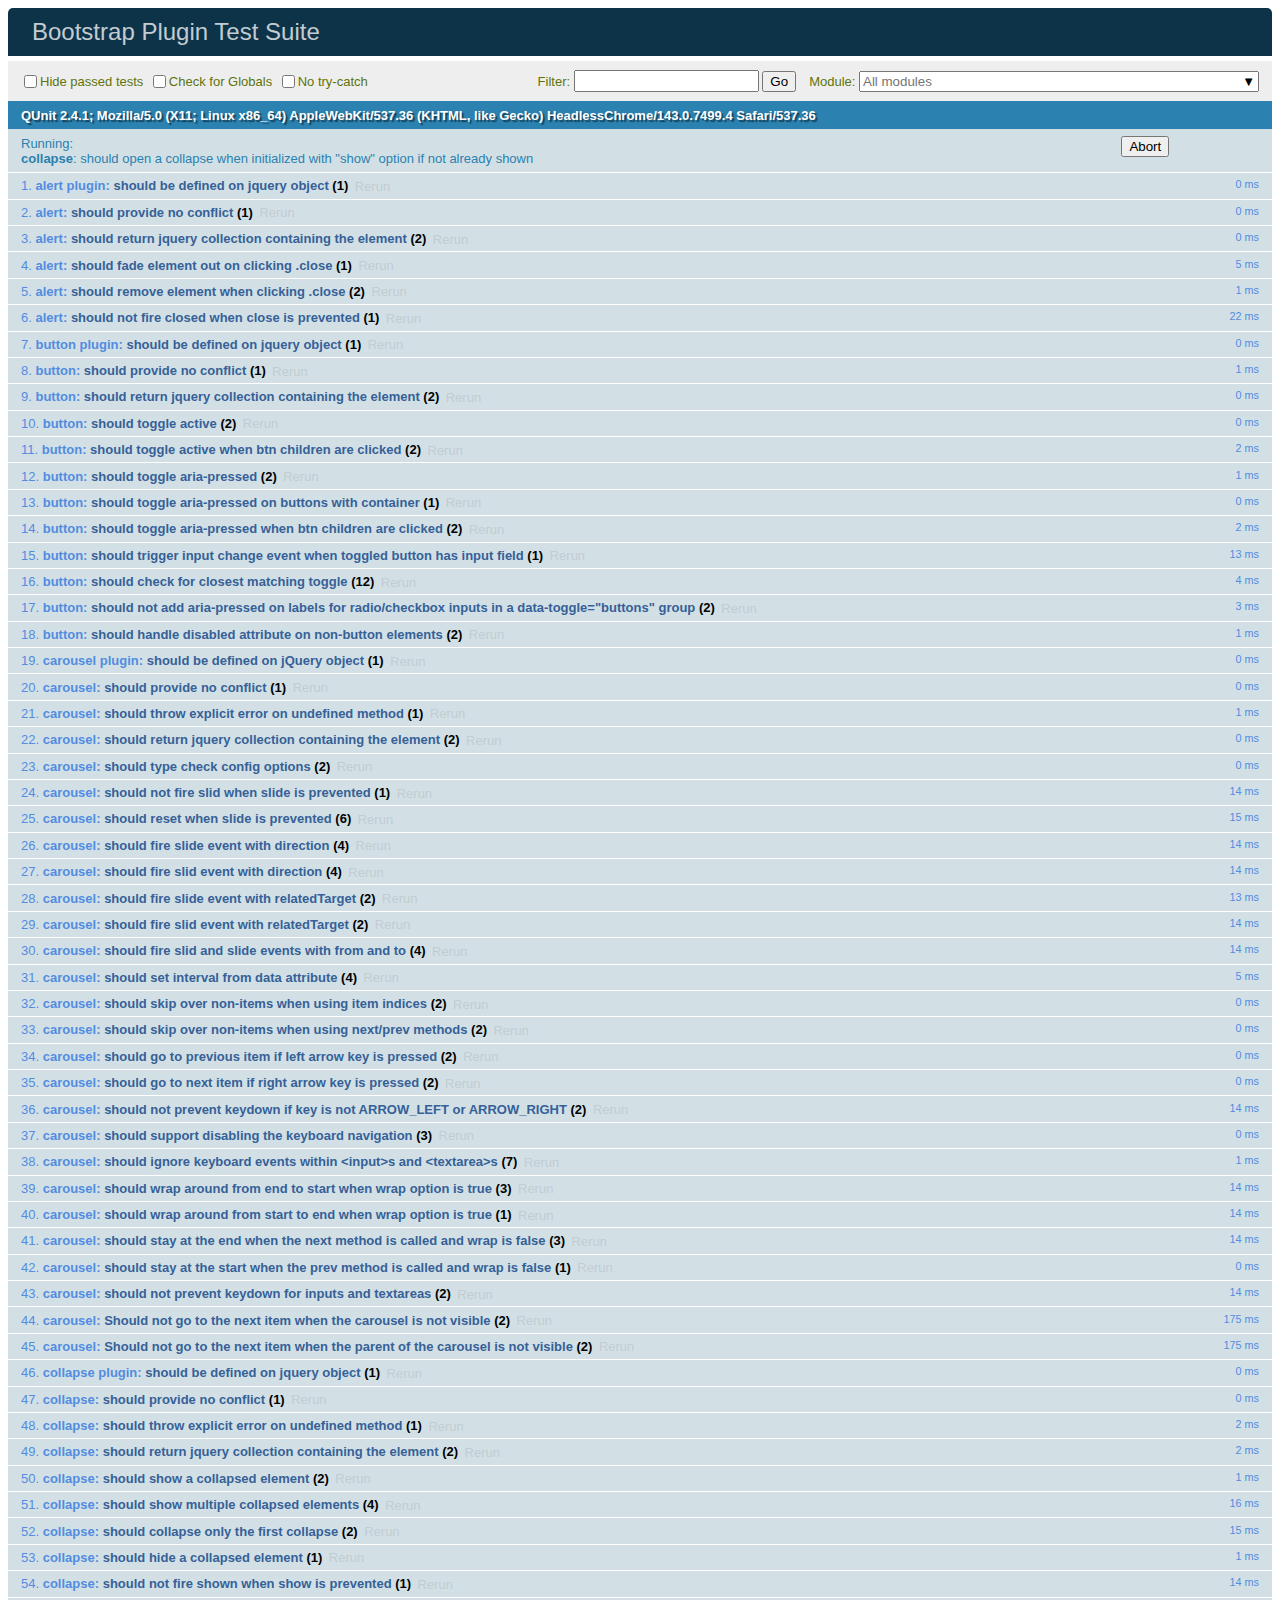
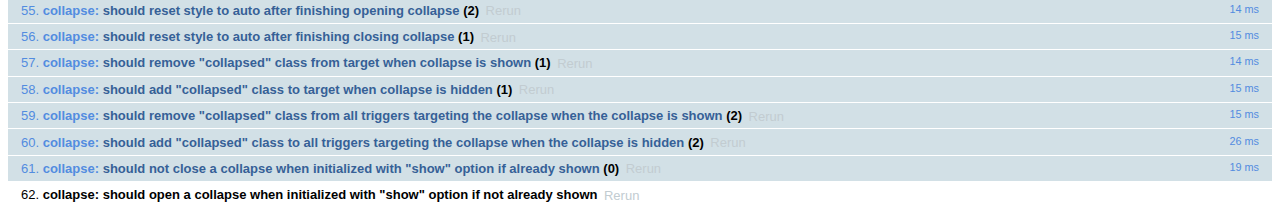
<file: bootstrap V4/js/tests/index.html>
<!doctype html>
<html lang="en">
  <head>
    <meta charset="utf-8">
    <meta name="viewport" content="width=device-width, initial-scale=1, shrink-to-fit=no">
    <title>Bootstrap Plugin Test Suite</title>

    <!-- jQuery -->
    <script>
      (function () {
        var path = '../../assets/js/vendor/jquery-slim.min.js'
        // get jquery param from the query string.
        var jQueryVersion = location.search.match(/[?&]jquery=(.*?)(?=&|$)/)

        // If a version was specified, use that version from our vendor folder
        if (jQueryVersion) {
          path = 'vendor/jquery-' + jQueryVersion[1] + '.min.js'
        }
        document.write('<script src="' + path + '"><\/script>')
      }())
    </script>
    <script src="../../assets/js/vendor/popper.min.js"></script>

    <!-- QUnit -->
    <link rel="stylesheet" href="vendor/qunit.css" media="screen">
    <script src="vendor/qunit.js"></script>

    <script>
      // Disable jQuery event aliases to ensure we don't accidentally use any of them
      [
        'blur',
        'focus',
        'focusin',
        'focusout',
        'resize',
        'scroll',
        'click',
        'dblclick',
        'mousedown',
        'mouseup',
        'mousemove',
        'mouseover',
        'mouseout',
        'mouseenter',
        'mouseleave',
        'change',
        'select',
        'submit',
        'keydown',
        'keypress',
        'keyup',
        'contextmenu'
      ].forEach(function(eventAlias) {
        $.fn[eventAlias] = function() {
          throw new Error('Using the ".' + eventAlias + '()" method is not allowed, so that Bootstrap can be compatible with custom jQuery builds which exclude the "event aliases" module that defines said method. See https://github.com/twbs/bootstrap/blob/master/CONTRIBUTING.md#js')
        }
      })

      // Require assert.expect in each test
      QUnit.config.requireExpects = true

      // See https://github.com/axemclion/grunt-saucelabs#test-result-details-with-qunit
      var log = []
      var testName

      QUnit.done(function(testResults) {
        var tests = []
        for (var i = 0; i < log.length; i++) {
          var details = log[i]
          tests.push({
            name: details.name,
            result: details.result,
            expected: details.expected,
            actual: details.actual,
            source: details.source
          })
        }
        testResults.tests = tests

        window.global_test_results = testResults
      })

      QUnit.testStart(function(testDetails) {
        QUnit.log(function(details) {
          if (!details.result) {
            details.name = testDetails.name
            log.push(details)
          }
        })
      })

      // Display fixture on-screen on iOS to avoid false positives
      // See https://github.com/twbs/bootstrap/pull/15955
      if (/iPhone|iPad|iPod/.test(navigator.userAgent)) {
        QUnit.begin(function() {
          $('#qunit-fixture').css({ top: 0, left: 0 })
        })

        QUnit.done(function() {
          $('#qunit-fixture').css({ top: '', left: '' })
        })
      }
    </script>

    <!-- Transpiled Plugins -->
    <script src="../dist/util.js"></script>
    <script src="../dist/alert.js"></script>
    <script src="../dist/button.js"></script>
    <script src="../dist/carousel.js"></script>
    <script src="../dist/collapse.js"></script>
    <script src="../dist/dropdown.js"></script>
    <script src="../dist/modal.js"></script>
    <script src="../dist/scrollspy.js"></script>
    <script src="../dist/tab.js"></script>
    <script src="../dist/tooltip.js"></script>
    <script src="../dist/popover.js"></script>

    <!-- Unit Tests -->
    <script src="unit/alert.js"></script>
    <script src="unit/button.js"></script>
    <script src="unit/carousel.js"></script>
    <script src="unit/collapse.js"></script>
    <script src="unit/dropdown.js"></script>
    <script src="unit/modal.js"></script>
    <script src="unit/scrollspy.js"></script>
    <script src="unit/tab.js"></script>
    <script src="unit/tooltip.js"></script>
    <script src="unit/popover.js"></script>
    <script src="unit/util.js"></script>
  </head>
  <body>
    <div id="qunit-container">
      <div id="qunit"></div>
      <div id="qunit-fixture"></div>
    </div>
  </body>
</html>
</file>
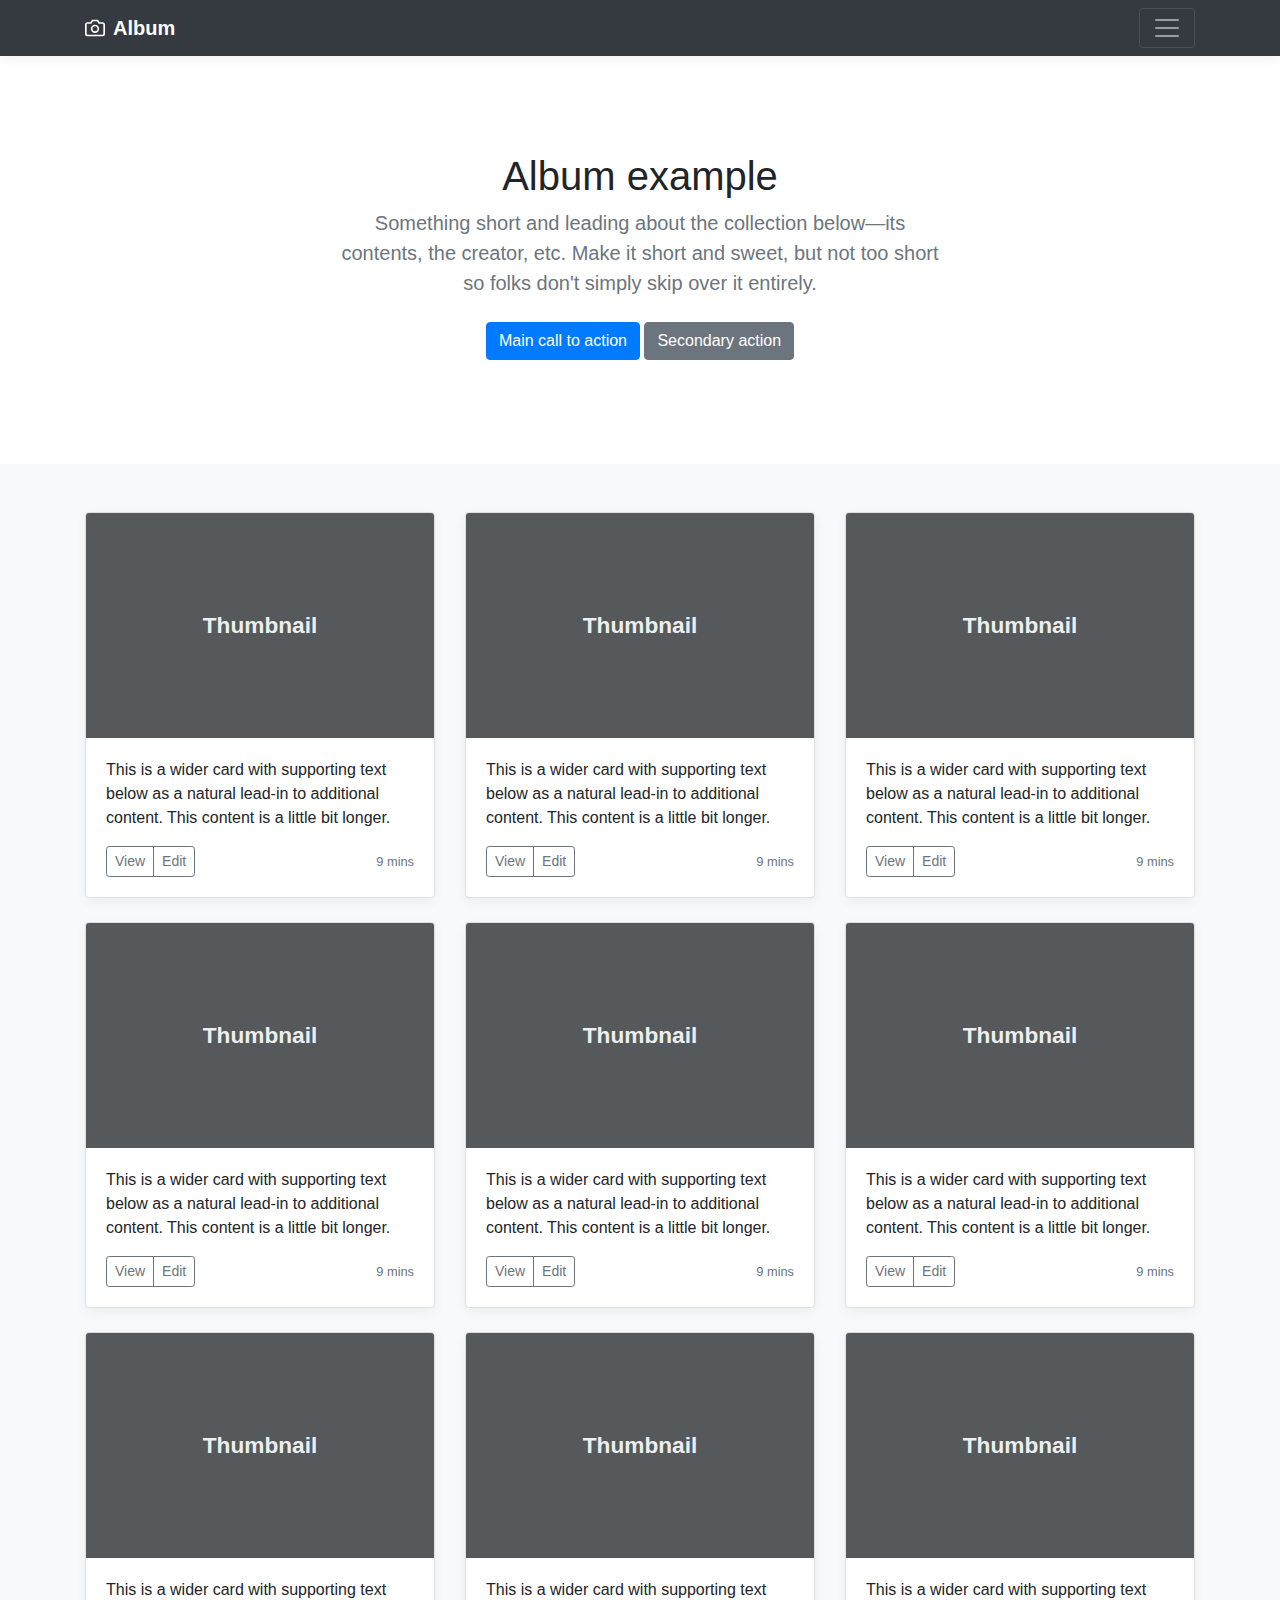
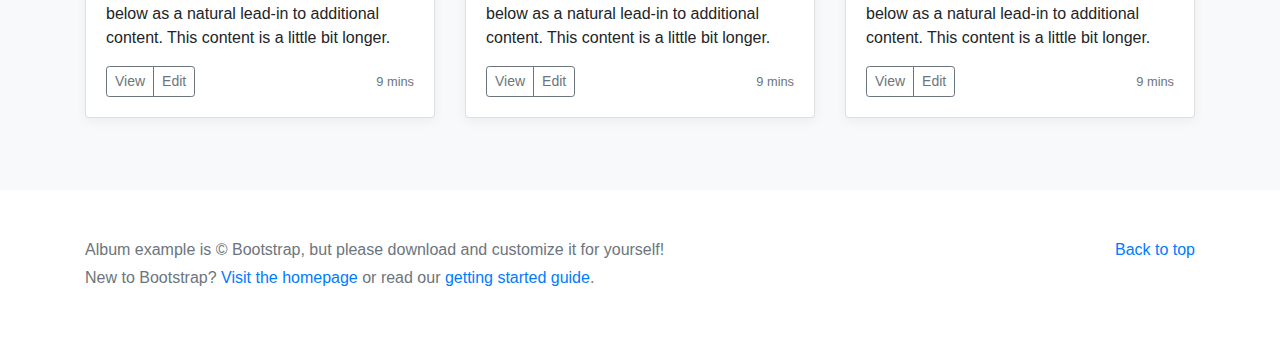
<file: bootstrap V4/docs/4.0/examples/album/index.html>
<!doctype html>
<html lang="en">
  <head>
    <meta charset="utf-8">
    <meta name="viewport" content="width=device-width, initial-scale=1, shrink-to-fit=no">
    <meta name="description" content="">
    <meta name="author" content="">
    <link rel="icon" href="../../../../favicon.ico">

    <title>Album example for Bootstrap</title>

    <!-- Bootstrap core CSS -->
    <link href="../../../../dist/css/bootstrap.min.css" rel="stylesheet">

    <!-- Custom styles for this template -->
    <link href="album.css" rel="stylesheet">
  </head>

  <body>

    <header>
      <div class="collapse bg-dark" id="navbarHeader">
        <div class="container">
          <div class="row">
            <div class="col-sm-8 col-md-7 py-4">
              <h4 class="text-white">About</h4>
              <p class="text-muted">Add some information about the album below, the author, or any other background context. Make it a few sentences long so folks can pick up some informative tidbits. Then, link them off to some social networking sites or contact information.</p>
            </div>
            <div class="col-sm-4 offset-md-1 py-4">
              <h4 class="text-white">Contact</h4>
              <ul class="list-unstyled">
                <li><a href="#" class="text-white">Follow on Twitter</a></li>
                <li><a href="#" class="text-white">Like on Facebook</a></li>
                <li><a href="#" class="text-white">Email me</a></li>
              </ul>
            </div>
          </div>
        </div>
      </div>
      <div class="navbar navbar-dark bg-dark box-shadow">
        <div class="container d-flex justify-content-between">
          <a href="#" class="navbar-brand d-flex align-items-center">
            <svg xmlns="http://www.w3.org/2000/svg" width="20" height="20" viewBox="0 0 24 24" fill="none" stroke="currentColor" stroke-width="2" stroke-linecap="round" stroke-linejoin="round" class="mr-2"><path d="M23 19a2 2 0 0 1-2 2H3a2 2 0 0 1-2-2V8a2 2 0 0 1 2-2h4l2-3h6l2 3h4a2 2 0 0 1 2 2z"></path><circle cx="12" cy="13" r="4"></circle></svg>
            <strong>Album</strong>
          </a>
          <button class="navbar-toggler" type="button" data-toggle="collapse" data-target="#navbarHeader" aria-controls="navbarHeader" aria-expanded="false" aria-label="Toggle navigation">
            <span class="navbar-toggler-icon"></span>
          </button>
        </div>
      </div>
    </header>

    <main role="main">

      <section class="jumbotron text-center">
        <div class="container">
          <h1 class="jumbotron-heading">Album example</h1>
          <p class="lead text-muted">Something short and leading about the collection below—its contents, the creator, etc. Make it short and sweet, but not too short so folks don't simply skip over it entirely.</p>
          <p>
            <a href="#" class="btn btn-primary my-2">Main call to action</a>
            <a href="#" class="btn btn-secondary my-2">Secondary action</a>
          </p>
        </div>
      </section>

      <div class="album py-5 bg-light">
        <div class="container">

          <div class="row">
            <div class="col-md-4">
              <div class="card mb-4 box-shadow">
                <img class="card-img-top" data-src="holder.js/100px225?theme=thumb&bg=55595c&fg=eceeef&text=Thumbnail" alt="Card image cap">
                <div class="card-body">
                  <p class="card-text">This is a wider card with supporting text below as a natural lead-in to additional content. This content is a little bit longer.</p>
                  <div class="d-flex justify-content-between align-items-center">
                    <div class="btn-group">
                      <button type="button" class="btn btn-sm btn-outline-secondary">View</button>
                      <button type="button" class="btn btn-sm btn-outline-secondary">Edit</button>
                    </div>
                    <small class="text-muted">9 mins</small>
                  </div>
                </div>
              </div>
            </div>
            <div class="col-md-4">
              <div class="card mb-4 box-shadow">
                <img class="card-img-top" data-src="holder.js/100px225?theme=thumb&bg=55595c&fg=eceeef&text=Thumbnail" alt="Card image cap">
                <div class="card-body">
                  <p class="card-text">This is a wider card with supporting text below as a natural lead-in to additional content. This content is a little bit longer.</p>
                  <div class="d-flex justify-content-between align-items-center">
                    <div class="btn-group">
                      <button type="button" class="btn btn-sm btn-outline-secondary">View</button>
                      <button type="button" class="btn btn-sm btn-outline-secondary">Edit</button>
                    </div>
                    <small class="text-muted">9 mins</small>
                  </div>
                </div>
              </div>
            </div>
            <div class="col-md-4">
              <div class="card mb-4 box-shadow">
                <img class="card-img-top" data-src="holder.js/100px225?theme=thumb&bg=55595c&fg=eceeef&text=Thumbnail" alt="Card image cap">
                <div class="card-body">
                  <p class="card-text">This is a wider card with supporting text below as a natural lead-in to additional content. This content is a little bit longer.</p>
                  <div class="d-flex justify-content-between align-items-center">
                    <div class="btn-group">
                      <button type="button" class="btn btn-sm btn-outline-secondary">View</button>
                      <button type="button" class="btn btn-sm btn-outline-secondary">Edit</button>
                    </div>
                    <small class="text-muted">9 mins</small>
                  </div>
                </div>
              </div>
            </div>

            <div class="col-md-4">
              <div class="card mb-4 box-shadow">
                <img class="card-img-top" data-src="holder.js/100px225?theme=thumb&bg=55595c&fg=eceeef&text=Thumbnail" alt="Card image cap">
                <div class="card-body">
                  <p class="card-text">This is a wider card with supporting text below as a natural lead-in to additional content. This content is a little bit longer.</p>
                  <div class="d-flex justify-content-between align-items-center">
                    <div class="btn-group">
                      <button type="button" class="btn btn-sm btn-outline-secondary">View</button>
                      <button type="button" class="btn btn-sm btn-outline-secondary">Edit</button>
                    </div>
                    <small class="text-muted">9 mins</small>
                  </div>
                </div>
              </div>
            </div>
            <div class="col-md-4">
              <div class="card mb-4 box-shadow">
                <img class="card-img-top" data-src="holder.js/100px225?theme=thumb&bg=55595c&fg=eceeef&text=Thumbnail" alt="Card image cap">
                <div class="card-body">
                  <p class="card-text">This is a wider card with supporting text below as a natural lead-in to additional content. This content is a little bit longer.</p>
                  <div class="d-flex justify-content-between align-items-center">
                    <div class="btn-group">
                      <button type="button" class="btn btn-sm btn-outline-secondary">View</button>
                      <button type="button" class="btn btn-sm btn-outline-secondary">Edit</button>
                    </div>
                    <small class="text-muted">9 mins</small>
                  </div>
                </div>
              </div>
            </div>
            <div class="col-md-4">
              <div class="card mb-4 box-shadow">
                <img class="card-img-top" data-src="holder.js/100px225?theme=thumb&bg=55595c&fg=eceeef&text=Thumbnail" alt="Card image cap">
                <div class="card-body">
                  <p class="card-text">This is a wider card with supporting text below as a natural lead-in to additional content. This content is a little bit longer.</p>
                  <div class="d-flex justify-content-between align-items-center">
                    <div class="btn-group">
                      <button type="button" class="btn btn-sm btn-outline-secondary">View</button>
                      <button type="button" class="btn btn-sm btn-outline-secondary">Edit</button>
                    </div>
                    <small class="text-muted">9 mins</small>
                  </div>
                </div>
              </div>
            </div>

            <div class="col-md-4">
              <div class="card mb-4 box-shadow">
                <img class="card-img-top" data-src="holder.js/100px225?theme=thumb&bg=55595c&fg=eceeef&text=Thumbnail" alt="Card image cap">
                <div class="card-body">
                  <p class="card-text">This is a wider card with supporting text below as a natural lead-in to additional content. This content is a little bit longer.</p>
                  <div class="d-flex justify-content-between align-items-center">
                    <div class="btn-group">
                      <button type="button" class="btn btn-sm btn-outline-secondary">View</button>
                      <button type="button" class="btn btn-sm btn-outline-secondary">Edit</button>
                    </div>
                    <small class="text-muted">9 mins</small>
                  </div>
                </div>
              </div>
            </div>
            <div class="col-md-4">
              <div class="card mb-4 box-shadow">
                <img class="card-img-top" data-src="holder.js/100px225?theme=thumb&bg=55595c&fg=eceeef&text=Thumbnail" alt="Card image cap">
                <div class="card-body">
                  <p class="card-text">This is a wider card with supporting text below as a natural lead-in to additional content. This content is a little bit longer.</p>
                  <div class="d-flex justify-content-between align-items-center">
                    <div class="btn-group">
                      <button type="button" class="btn btn-sm btn-outline-secondary">View</button>
                      <button type="button" class="btn btn-sm btn-outline-secondary">Edit</button>
                    </div>
                    <small class="text-muted">9 mins</small>
                  </div>
                </div>
              </div>
            </div>
            <div class="col-md-4">
              <div class="card mb-4 box-shadow">
                <img class="card-img-top" data-src="holder.js/100px225?theme=thumb&bg=55595c&fg=eceeef&text=Thumbnail" alt="Card image cap">
                <div class="card-body">
                  <p class="card-text">This is a wider card with supporting text below as a natural lead-in to additional content. This content is a little bit longer.</p>
                  <div class="d-flex justify-content-between align-items-center">
                    <div class="btn-group">
                      <button type="button" class="btn btn-sm btn-outline-secondary">View</button>
                      <button type="button" class="btn btn-sm btn-outline-secondary">Edit</button>
                    </div>
                    <small class="text-muted">9 mins</small>
                  </div>
                </div>
              </div>
            </div>
          </div>
        </div>
      </div>

    </main>

    <footer class="text-muted">
      <div class="container">
        <p class="float-right">
          <a href="#">Back to top</a>
        </p>
        <p>Album example is &copy; Bootstrap, but please download and customize it for yourself!</p>
        <p>New to Bootstrap? <a href="../../">Visit the homepage</a> or read our <a href="../../getting-started/">getting started guide</a>.</p>
      </div>
    </footer>

    <!-- Bootstrap core JavaScript
    ================================================== -->
    <!-- Placed at the end of the document so the pages load faster -->
    <script src="https://code.jquery.com/jquery-3.2.1.slim.min.js" integrity="sha384-KJ3o2DKtIkvYIK3UENzmM7KCkRr/rE9/Qpg6aAZGJwFDMVNA/GpGFF93hXpG5KkN" crossorigin="anonymous"></script>
    <script>window.jQuery || document.write('<script src="../../../../assets/js/vendor/jquery-slim.min.js"><\/script>')</script>
    <script src="../../../../assets/js/vendor/popper.min.js"></script>
    <script src="../../../../dist/js/bootstrap.min.js"></script>
    <script src="../../../../assets/js/vendor/holder.min.js"></script>
  </body>
</html>
</file>
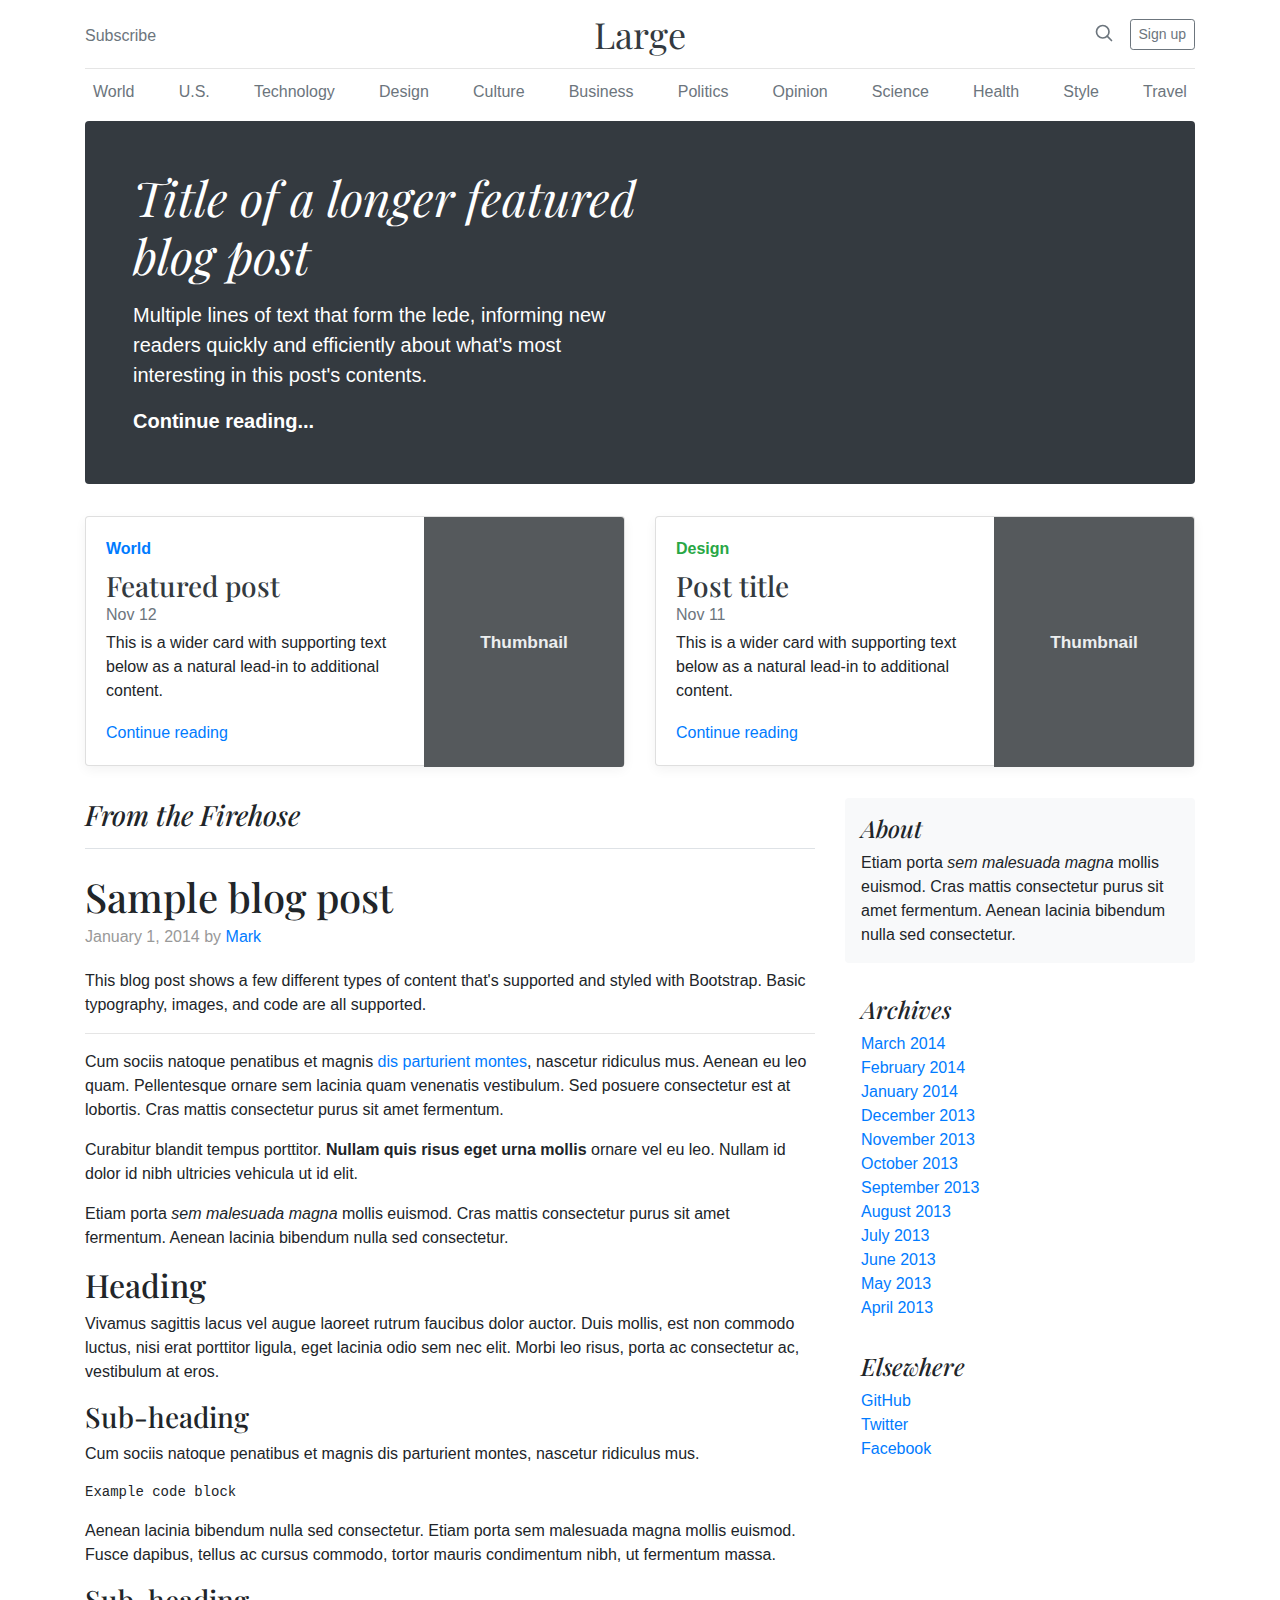
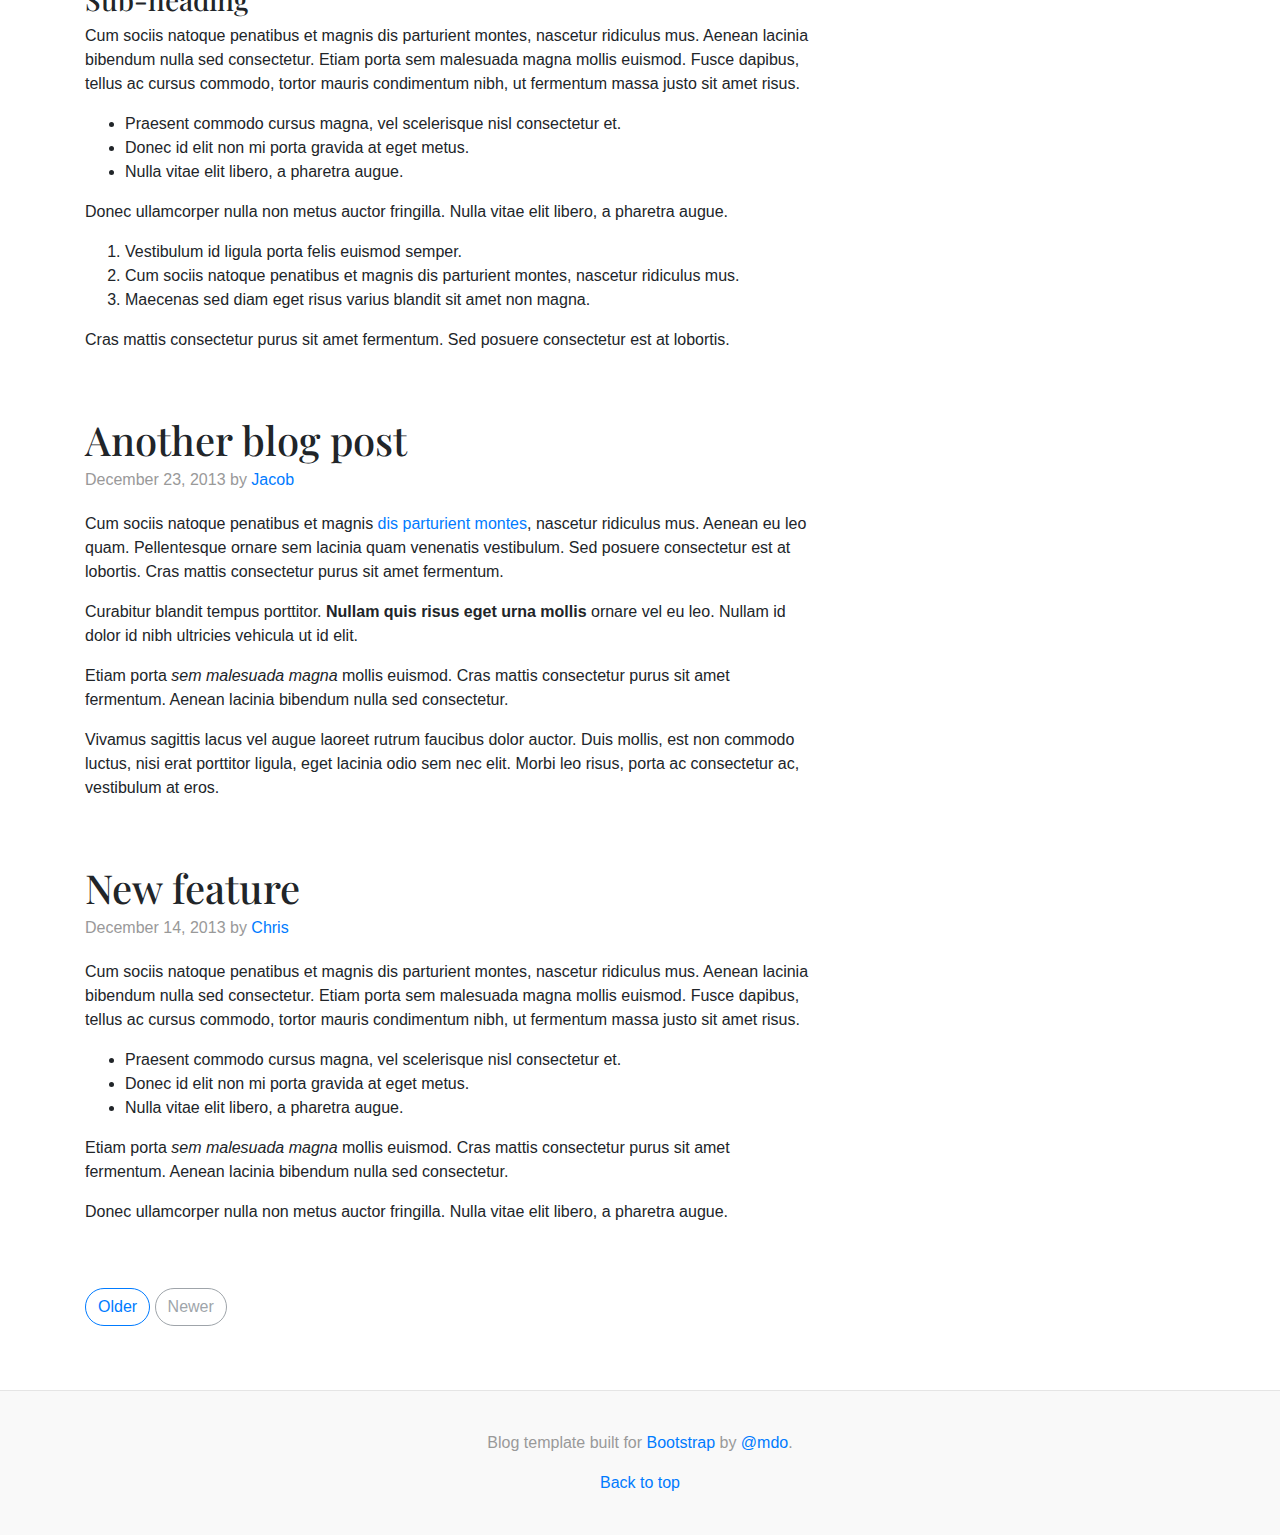
<file: bootstrap V4/docs/4.0/examples/blog/index.html>
<!doctype html>
<html lang="en">
  <head>
    <meta charset="utf-8">
    <meta name="viewport" content="width=device-width, initial-scale=1, shrink-to-fit=no">
    <meta name="description" content="">
    <meta name="author" content="">
    <link rel="icon" href="../../../../favicon.ico">

    <title>Blog Template for Bootstrap</title>

    <!-- Bootstrap core CSS -->
    <link href="../../../../dist/css/bootstrap.min.css" rel="stylesheet">

    <!-- Custom styles for this template -->
    <link href="https://fonts.googleapis.com/css?family=Playfair+Display:700,900" rel="stylesheet">
    <link href="blog.css" rel="stylesheet">
  </head>

  <body>

    <div class="container">
      <header class="blog-header py-3">
        <div class="row flex-nowrap justify-content-between align-items-center">
          <div class="col-4 pt-1">
            <a class="text-muted" href="#">Subscribe</a>
          </div>
          <div class="col-4 text-center">
            <a class="blog-header-logo text-dark" href="#">Large</a>
          </div>
          <div class="col-4 d-flex justify-content-end align-items-center">
            <a class="text-muted" href="#">
              <svg xmlns="http://www.w3.org/2000/svg" width="20" height="20" viewBox="0 0 24 24" fill="none" stroke="currentColor" stroke-width="2" stroke-linecap="round" stroke-linejoin="round" class="mx-3"><circle cx="10.5" cy="10.5" r="7.5"></circle><line x1="21" y1="21" x2="15.8" y2="15.8"></line></svg>
            </a>
            <a class="btn btn-sm btn-outline-secondary" href="#">Sign up</a>
          </div>
        </div>
      </header>

      <div class="nav-scroller py-1 mb-2">
        <nav class="nav d-flex justify-content-between">
          <a class="p-2 text-muted" href="#">World</a>
          <a class="p-2 text-muted" href="#">U.S.</a>
          <a class="p-2 text-muted" href="#">Technology</a>
          <a class="p-2 text-muted" href="#">Design</a>
          <a class="p-2 text-muted" href="#">Culture</a>
          <a class="p-2 text-muted" href="#">Business</a>
          <a class="p-2 text-muted" href="#">Politics</a>
          <a class="p-2 text-muted" href="#">Opinion</a>
          <a class="p-2 text-muted" href="#">Science</a>
          <a class="p-2 text-muted" href="#">Health</a>
          <a class="p-2 text-muted" href="#">Style</a>
          <a class="p-2 text-muted" href="#">Travel</a>
        </nav>
      </div>

      <div class="jumbotron p-3 p-md-5 text-white rounded bg-dark">
        <div class="col-md-6 px-0">
          <h1 class="display-4 font-italic">Title of a longer featured blog post</h1>
          <p class="lead my-3">Multiple lines of text that form the lede, informing new readers quickly and efficiently about what's most interesting in this post's contents.</p>
          <p class="lead mb-0"><a href="#" class="text-white font-weight-bold">Continue reading...</a></p>
        </div>
      </div>

      <div class="row mb-2">
        <div class="col-md-6">
          <div class="card flex-md-row mb-4 box-shadow h-md-250">
            <div class="card-body d-flex flex-column align-items-start">
              <strong class="d-inline-block mb-2 text-primary">World</strong>
              <h3 class="mb-0">
                <a class="text-dark" href="#">Featured post</a>
              </h3>
              <div class="mb-1 text-muted">Nov 12</div>
              <p class="card-text mb-auto">This is a wider card with supporting text below as a natural lead-in to additional content.</p>
              <a href="#">Continue reading</a>
            </div>
            <img class="card-img-right flex-auto d-none d-md-block" data-src="holder.js/200x250?theme=thumb" alt="Card image cap">
          </div>
        </div>
        <div class="col-md-6">
          <div class="card flex-md-row mb-4 box-shadow h-md-250">
            <div class="card-body d-flex flex-column align-items-start">
              <strong class="d-inline-block mb-2 text-success">Design</strong>
              <h3 class="mb-0">
                <a class="text-dark" href="#">Post title</a>
              </h3>
              <div class="mb-1 text-muted">Nov 11</div>
              <p class="card-text mb-auto">This is a wider card with supporting text below as a natural lead-in to additional content.</p>
              <a href="#">Continue reading</a>
            </div>
            <img class="card-img-right flex-auto d-none d-md-block" data-src="holder.js/200x250?theme=thumb" alt="Card image cap">
          </div>
        </div>
      </div>
    </div>

    <main role="main" class="container">
      <div class="row">
        <div class="col-md-8 blog-main">
          <h3 class="pb-3 mb-4 font-italic border-bottom">
            From the Firehose
          </h3>

          <div class="blog-post">
            <h2 class="blog-post-title">Sample blog post</h2>
            <p class="blog-post-meta">January 1, 2014 by <a href="#">Mark</a></p>

            <p>This blog post shows a few different types of content that's supported and styled with Bootstrap. Basic typography, images, and code are all supported.</p>
            <hr>
            <p>Cum sociis natoque penatibus et magnis <a href="#">dis parturient montes</a>, nascetur ridiculus mus. Aenean eu leo quam. Pellentesque ornare sem lacinia quam venenatis vestibulum. Sed posuere consectetur est at lobortis. Cras mattis consectetur purus sit amet fermentum.</p>
            <blockquote>
              <p>Curabitur blandit tempus porttitor. <strong>Nullam quis risus eget urna mollis</strong> ornare vel eu leo. Nullam id dolor id nibh ultricies vehicula ut id elit.</p>
            </blockquote>
            <p>Etiam porta <em>sem malesuada magna</em> mollis euismod. Cras mattis consectetur purus sit amet fermentum. Aenean lacinia bibendum nulla sed consectetur.</p>
            <h2>Heading</h2>
            <p>Vivamus sagittis lacus vel augue laoreet rutrum faucibus dolor auctor. Duis mollis, est non commodo luctus, nisi erat porttitor ligula, eget lacinia odio sem nec elit. Morbi leo risus, porta ac consectetur ac, vestibulum at eros.</p>
            <h3>Sub-heading</h3>
            <p>Cum sociis natoque penatibus et magnis dis parturient montes, nascetur ridiculus mus.</p>
            <pre><code>Example code block</code></pre>
            <p>Aenean lacinia bibendum nulla sed consectetur. Etiam porta sem malesuada magna mollis euismod. Fusce dapibus, tellus ac cursus commodo, tortor mauris condimentum nibh, ut fermentum massa.</p>
            <h3>Sub-heading</h3>
            <p>Cum sociis natoque penatibus et magnis dis parturient montes, nascetur ridiculus mus. Aenean lacinia bibendum nulla sed consectetur. Etiam porta sem malesuada magna mollis euismod. Fusce dapibus, tellus ac cursus commodo, tortor mauris condimentum nibh, ut fermentum massa justo sit amet risus.</p>
            <ul>
              <li>Praesent commodo cursus magna, vel scelerisque nisl consectetur et.</li>
              <li>Donec id elit non mi porta gravida at eget metus.</li>
              <li>Nulla vitae elit libero, a pharetra augue.</li>
            </ul>
            <p>Donec ullamcorper nulla non metus auctor fringilla. Nulla vitae elit libero, a pharetra augue.</p>
            <ol>
              <li>Vestibulum id ligula porta felis euismod semper.</li>
              <li>Cum sociis natoque penatibus et magnis dis parturient montes, nascetur ridiculus mus.</li>
              <li>Maecenas sed diam eget risus varius blandit sit amet non magna.</li>
            </ol>
            <p>Cras mattis consectetur purus sit amet fermentum. Sed posuere consectetur est at lobortis.</p>
          </div><!-- /.blog-post -->

          <div class="blog-post">
            <h2 class="blog-post-title">Another blog post</h2>
            <p class="blog-post-meta">December 23, 2013 by <a href="#">Jacob</a></p>

            <p>Cum sociis natoque penatibus et magnis <a href="#">dis parturient montes</a>, nascetur ridiculus mus. Aenean eu leo quam. Pellentesque ornare sem lacinia quam venenatis vestibulum. Sed posuere consectetur est at lobortis. Cras mattis consectetur purus sit amet fermentum.</p>
            <blockquote>
              <p>Curabitur blandit tempus porttitor. <strong>Nullam quis risus eget urna mollis</strong> ornare vel eu leo. Nullam id dolor id nibh ultricies vehicula ut id elit.</p>
            </blockquote>
            <p>Etiam porta <em>sem malesuada magna</em> mollis euismod. Cras mattis consectetur purus sit amet fermentum. Aenean lacinia bibendum nulla sed consectetur.</p>
            <p>Vivamus sagittis lacus vel augue laoreet rutrum faucibus dolor auctor. Duis mollis, est non commodo luctus, nisi erat porttitor ligula, eget lacinia odio sem nec elit. Morbi leo risus, porta ac consectetur ac, vestibulum at eros.</p>
          </div><!-- /.blog-post -->

          <div class="blog-post">
            <h2 class="blog-post-title">New feature</h2>
            <p class="blog-post-meta">December 14, 2013 by <a href="#">Chris</a></p>

            <p>Cum sociis natoque penatibus et magnis dis parturient montes, nascetur ridiculus mus. Aenean lacinia bibendum nulla sed consectetur. Etiam porta sem malesuada magna mollis euismod. Fusce dapibus, tellus ac cursus commodo, tortor mauris condimentum nibh, ut fermentum massa justo sit amet risus.</p>
            <ul>
              <li>Praesent commodo cursus magna, vel scelerisque nisl consectetur et.</li>
              <li>Donec id elit non mi porta gravida at eget metus.</li>
              <li>Nulla vitae elit libero, a pharetra augue.</li>
            </ul>
            <p>Etiam porta <em>sem malesuada magna</em> mollis euismod. Cras mattis consectetur purus sit amet fermentum. Aenean lacinia bibendum nulla sed consectetur.</p>
            <p>Donec ullamcorper nulla non metus auctor fringilla. Nulla vitae elit libero, a pharetra augue.</p>
          </div><!-- /.blog-post -->

          <nav class="blog-pagination">
            <a class="btn btn-outline-primary" href="#">Older</a>
            <a class="btn btn-outline-secondary disabled" href="#">Newer</a>
          </nav>

        </div><!-- /.blog-main -->

        <aside class="col-md-4 blog-sidebar">
          <div class="p-3 mb-3 bg-light rounded">
            <h4 class="font-italic">About</h4>
            <p class="mb-0">Etiam porta <em>sem malesuada magna</em> mollis euismod. Cras mattis consectetur purus sit amet fermentum. Aenean lacinia bibendum nulla sed consectetur.</p>
          </div>

          <div class="p-3">
            <h4 class="font-italic">Archives</h4>
            <ol class="list-unstyled mb-0">
              <li><a href="#">March 2014</a></li>
              <li><a href="#">February 2014</a></li>
              <li><a href="#">January 2014</a></li>
              <li><a href="#">December 2013</a></li>
              <li><a href="#">November 2013</a></li>
              <li><a href="#">October 2013</a></li>
              <li><a href="#">September 2013</a></li>
              <li><a href="#">August 2013</a></li>
              <li><a href="#">July 2013</a></li>
              <li><a href="#">June 2013</a></li>
              <li><a href="#">May 2013</a></li>
              <li><a href="#">April 2013</a></li>
            </ol>
          </div>

          <div class="p-3">
            <h4 class="font-italic">Elsewhere</h4>
            <ol class="list-unstyled">
              <li><a href="#">GitHub</a></li>
              <li><a href="#">Twitter</a></li>
              <li><a href="#">Facebook</a></li>
            </ol>
          </div>
        </aside><!-- /.blog-sidebar -->

      </div><!-- /.row -->

    </main><!-- /.container -->

    <footer class="blog-footer">
      <p>Blog template built for <a href="https://getbootstrap.com/">Bootstrap</a> by <a href="https://twitter.com/mdo">@mdo</a>.</p>
      <p>
        <a href="#">Back to top</a>
      </p>
    </footer>

    <!-- Bootstrap core JavaScript
    ================================================== -->
    <!-- Placed at the end of the document so the pages load faster -->
    <script src="https://code.jquery.com/jquery-3.2.1.slim.min.js" integrity="sha384-KJ3o2DKtIkvYIK3UENzmM7KCkRr/rE9/Qpg6aAZGJwFDMVNA/GpGFF93hXpG5KkN" crossorigin="anonymous"></script>
    <script>window.jQuery || document.write('<script src="../../../../assets/js/vendor/jquery-slim.min.js"><\/script>')</script>
    <script src="../../../../assets/js/vendor/popper.min.js"></script>
    <script src="../../../../dist/js/bootstrap.min.js"></script>
    <script src="../../../../assets/js/vendor/holder.min.js"></script>
    <script>
      Holder.addTheme('thumb', {
        bg: '#55595c',
        fg: '#eceeef',
        text: 'Thumbnail'
      });
    </script>
  </body>
</html>
</file>
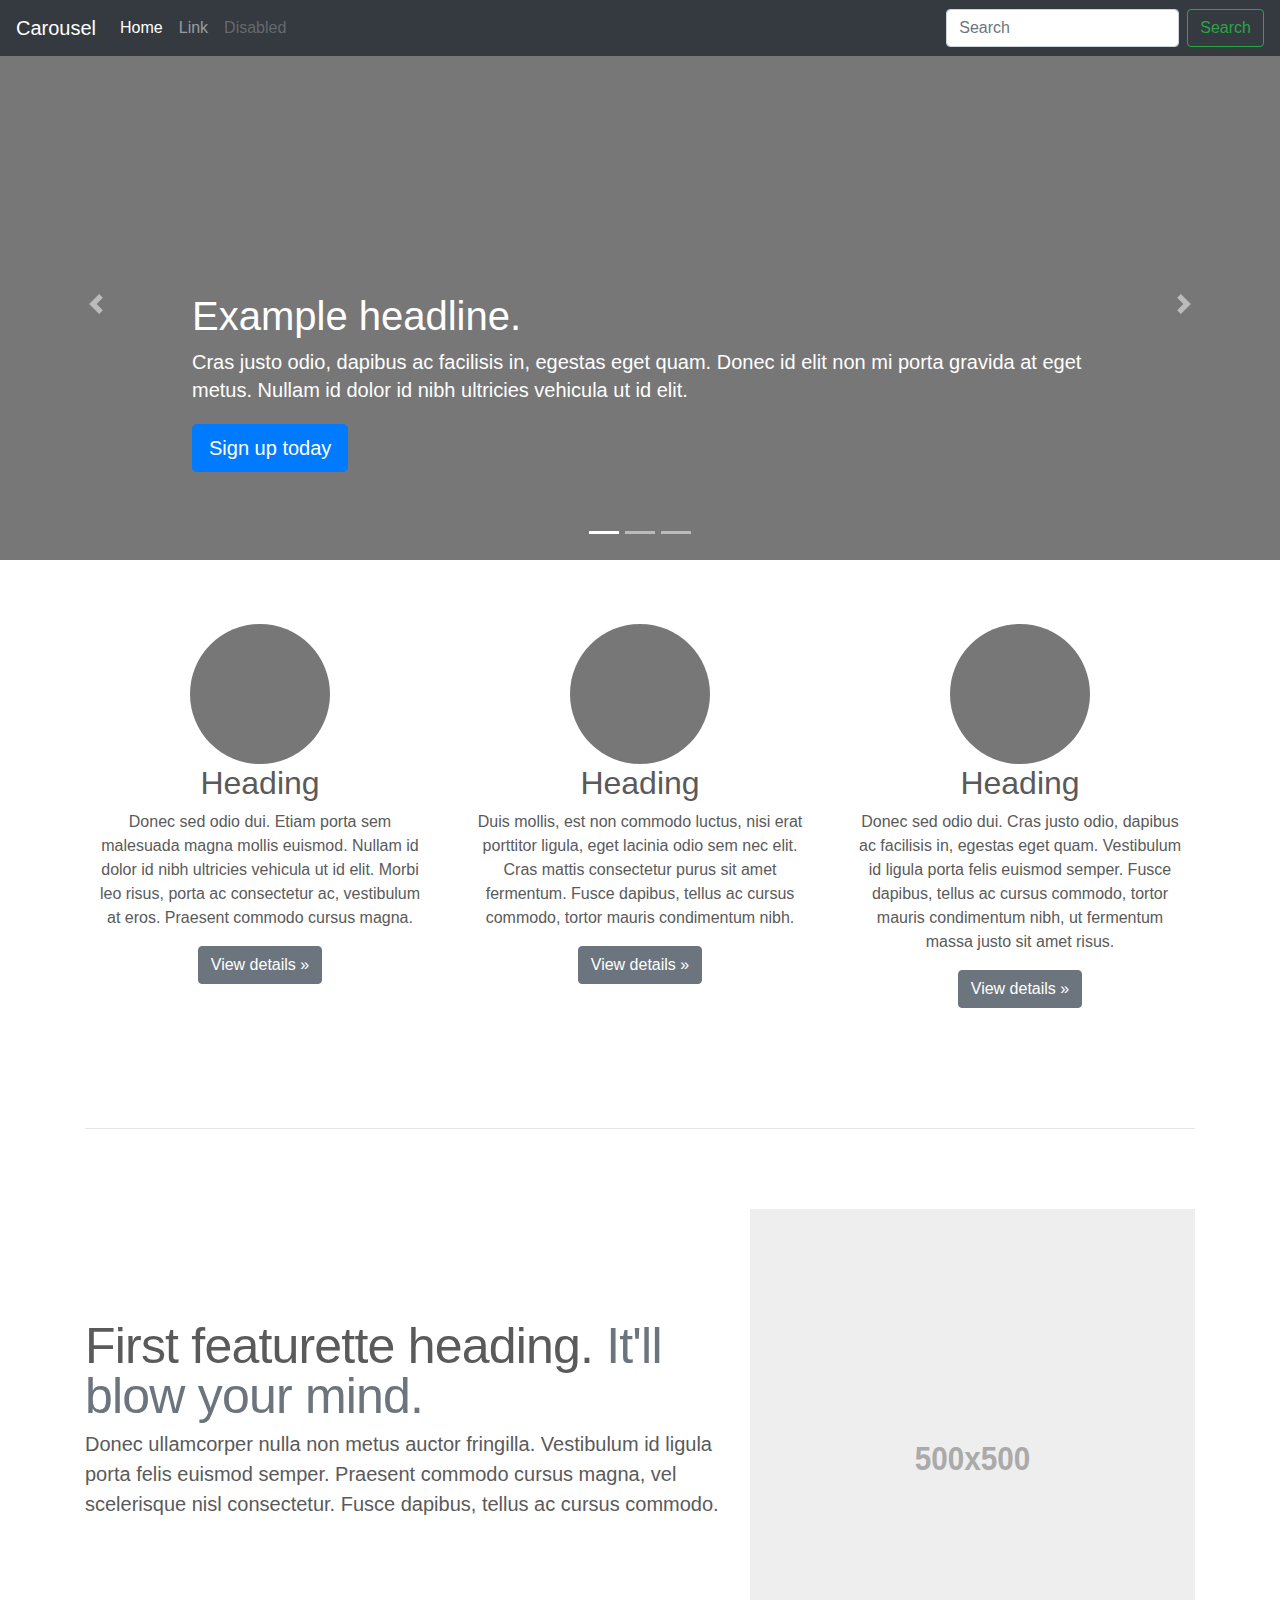
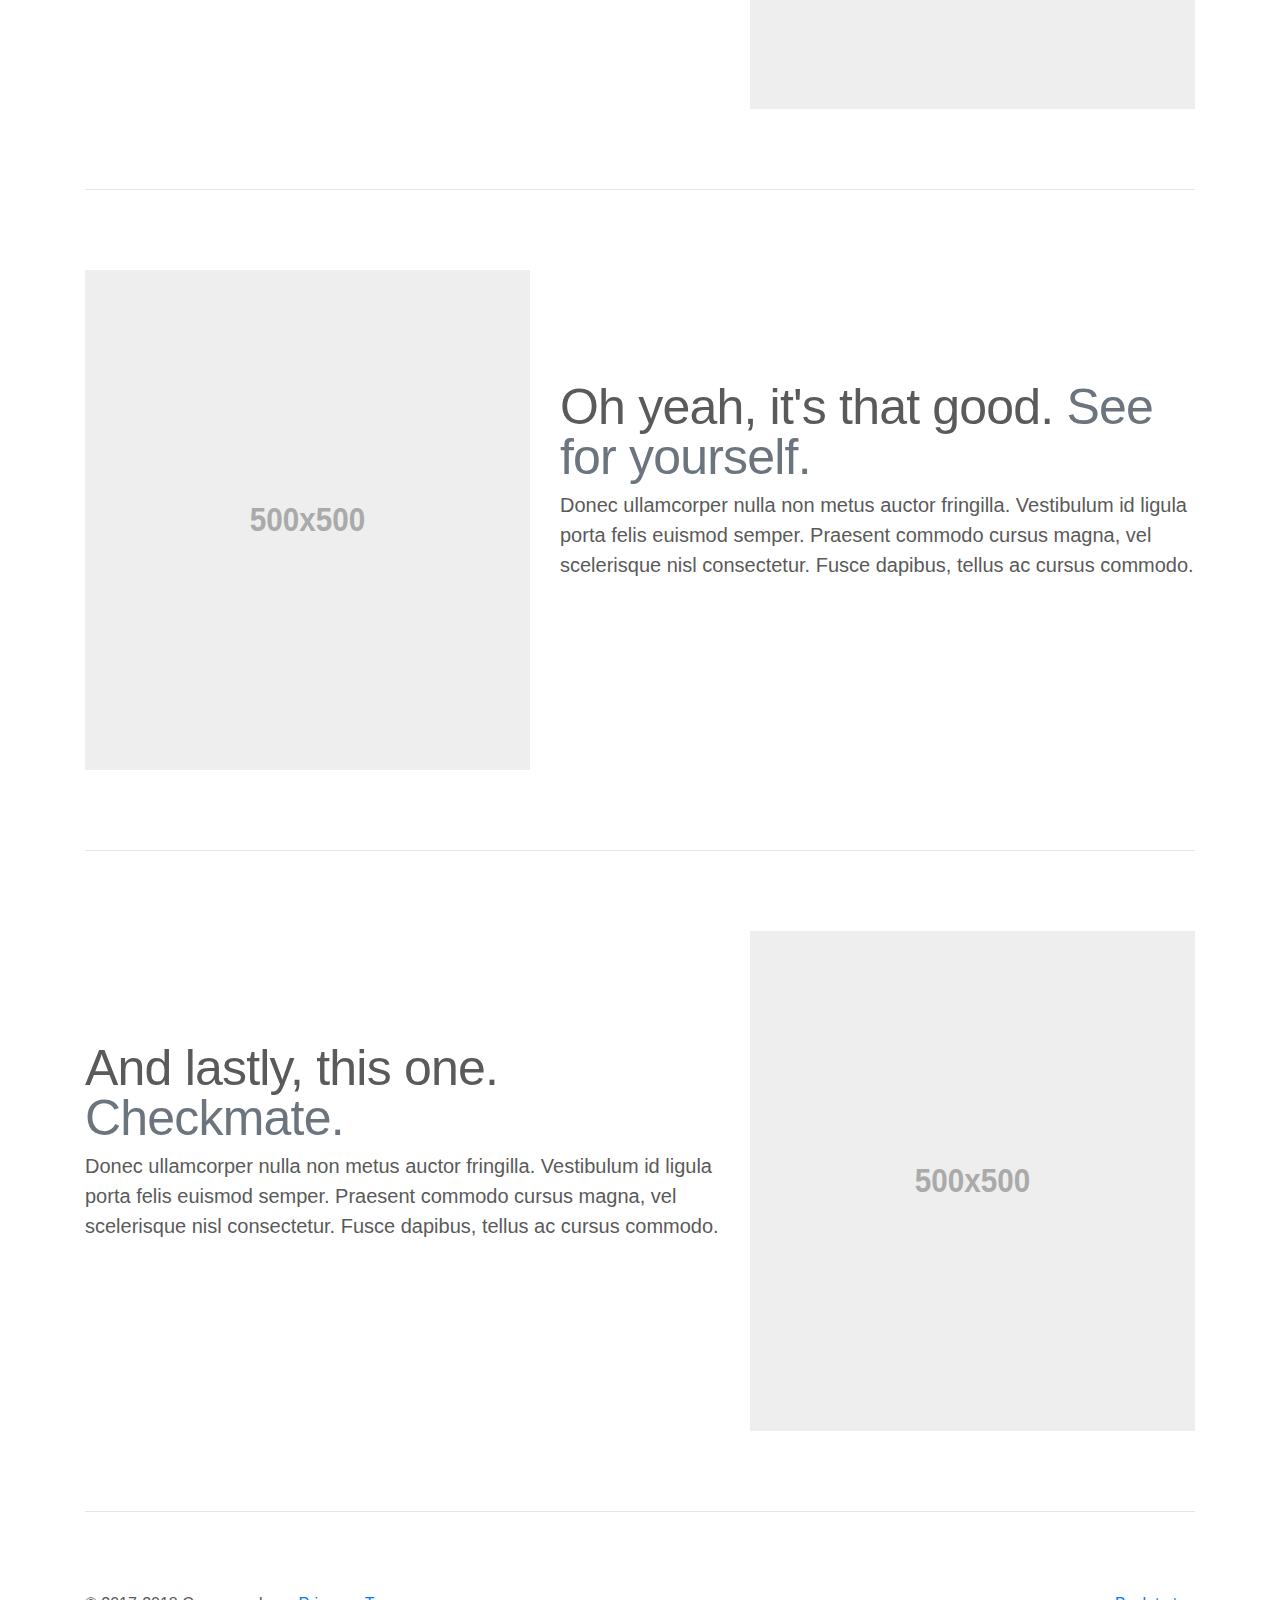
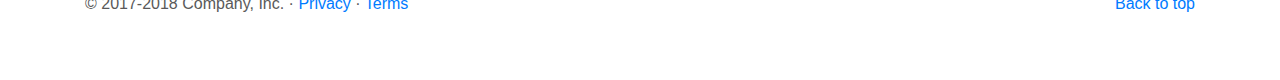
<file: bootstrap V4/docs/4.0/examples/carousel/index.html>
<!doctype html>
<html lang="en">
  <head>
    <meta charset="utf-8">
    <meta name="viewport" content="width=device-width, initial-scale=1, shrink-to-fit=no">
    <meta name="description" content="">
    <meta name="author" content="">
    <link rel="icon" href="../../../../favicon.ico">

    <title>Carousel Template for Bootstrap</title>

    <!-- Bootstrap core CSS -->
    <link href="../../../../dist/css/bootstrap.min.css" rel="stylesheet">

    <!-- Custom styles for this template -->
    <link href="carousel.css" rel="stylesheet">
  </head>
  <body>

    <header>
      <nav class="navbar navbar-expand-md navbar-dark fixed-top bg-dark">
        <a class="navbar-brand" href="#">Carousel</a>
        <button class="navbar-toggler" type="button" data-toggle="collapse" data-target="#navbarCollapse" aria-controls="navbarCollapse" aria-expanded="false" aria-label="Toggle navigation">
          <span class="navbar-toggler-icon"></span>
        </button>
        <div class="collapse navbar-collapse" id="navbarCollapse">
          <ul class="navbar-nav mr-auto">
            <li class="nav-item active">
              <a class="nav-link" href="#">Home <span class="sr-only">(current)</span></a>
            </li>
            <li class="nav-item">
              <a class="nav-link" href="#">Link</a>
            </li>
            <li class="nav-item">
              <a class="nav-link disabled" href="#">Disabled</a>
            </li>
          </ul>
          <form class="form-inline mt-2 mt-md-0">
            <input class="form-control mr-sm-2" type="text" placeholder="Search" aria-label="Search">
            <button class="btn btn-outline-success my-2 my-sm-0" type="submit">Search</button>
          </form>
        </div>
      </nav>
    </header>

    <main role="main">

      <div id="myCarousel" class="carousel slide" data-ride="carousel">
        <ol class="carousel-indicators">
          <li data-target="#myCarousel" data-slide-to="0" class="active"></li>
          <li data-target="#myCarousel" data-slide-to="1"></li>
          <li data-target="#myCarousel" data-slide-to="2"></li>
        </ol>
        <div class="carousel-inner">
          <div class="carousel-item active">
            <img class="first-slide" src="[data-uri]" alt="First slide">
            <div class="container">
              <div class="carousel-caption text-left">
                <h1>Example headline.</h1>
                <p>Cras justo odio, dapibus ac facilisis in, egestas eget quam. Donec id elit non mi porta gravida at eget metus. Nullam id dolor id nibh ultricies vehicula ut id elit.</p>
                <p><a class="btn btn-lg btn-primary" href="#" role="button">Sign up today</a></p>
              </div>
            </div>
          </div>
          <div class="carousel-item">
            <img class="second-slide" src="[data-uri]" alt="Second slide">
            <div class="container">
              <div class="carousel-caption">
                <h1>Another example headline.</h1>
                <p>Cras justo odio, dapibus ac facilisis in, egestas eget quam. Donec id elit non mi porta gravida at eget metus. Nullam id dolor id nibh ultricies vehicula ut id elit.</p>
                <p><a class="btn btn-lg btn-primary" href="#" role="button">Learn more</a></p>
              </div>
            </div>
          </div>
          <div class="carousel-item">
            <img class="third-slide" src="[data-uri]" alt="Third slide">
            <div class="container">
              <div class="carousel-caption text-right">
                <h1>One more for good measure.</h1>
                <p>Cras justo odio, dapibus ac facilisis in, egestas eget quam. Donec id elit non mi porta gravida at eget metus. Nullam id dolor id nibh ultricies vehicula ut id elit.</p>
                <p><a class="btn btn-lg btn-primary" href="#" role="button">Browse gallery</a></p>
              </div>
            </div>
          </div>
        </div>
        <a class="carousel-control-prev" href="#myCarousel" role="button" data-slide="prev">
          <span class="carousel-control-prev-icon" aria-hidden="true"></span>
          <span class="sr-only">Previous</span>
        </a>
        <a class="carousel-control-next" href="#myCarousel" role="button" data-slide="next">
          <span class="carousel-control-next-icon" aria-hidden="true"></span>
          <span class="sr-only">Next</span>
        </a>
      </div>


      <!-- Marketing messaging and featurettes
      ================================================== -->
      <!-- Wrap the rest of the page in another container to center all the content. -->

      <div class="container marketing">

        <!-- Three columns of text below the carousel -->
        <div class="row">
          <div class="col-lg-4">
            <img class="rounded-circle" src="[data-uri]" alt="Generic placeholder image" width="140" height="140">
            <h2>Heading</h2>
            <p>Donec sed odio dui. Etiam porta sem malesuada magna mollis euismod. Nullam id dolor id nibh ultricies vehicula ut id elit. Morbi leo risus, porta ac consectetur ac, vestibulum at eros. Praesent commodo cursus magna.</p>
            <p><a class="btn btn-secondary" href="#" role="button">View details &raquo;</a></p>
          </div><!-- /.col-lg-4 -->
          <div class="col-lg-4">
            <img class="rounded-circle" src="[data-uri]" alt="Generic placeholder image" width="140" height="140">
            <h2>Heading</h2>
            <p>Duis mollis, est non commodo luctus, nisi erat porttitor ligula, eget lacinia odio sem nec elit. Cras mattis consectetur purus sit amet fermentum. Fusce dapibus, tellus ac cursus commodo, tortor mauris condimentum nibh.</p>
            <p><a class="btn btn-secondary" href="#" role="button">View details &raquo;</a></p>
          </div><!-- /.col-lg-4 -->
          <div class="col-lg-4">
            <img class="rounded-circle" src="[data-uri]" alt="Generic placeholder image" width="140" height="140">
            <h2>Heading</h2>
            <p>Donec sed odio dui. Cras justo odio, dapibus ac facilisis in, egestas eget quam. Vestibulum id ligula porta felis euismod semper. Fusce dapibus, tellus ac cursus commodo, tortor mauris condimentum nibh, ut fermentum massa justo sit amet risus.</p>
            <p><a class="btn btn-secondary" href="#" role="button">View details &raquo;</a></p>
          </div><!-- /.col-lg-4 -->
        </div><!-- /.row -->


        <!-- START THE FEATURETTES -->

        <hr class="featurette-divider">

        <div class="row featurette">
          <div class="col-md-7">
            <h2 class="featurette-heading">First featurette heading. <span class="text-muted">It'll blow your mind.</span></h2>
            <p class="lead">Donec ullamcorper nulla non metus auctor fringilla. Vestibulum id ligula porta felis euismod semper. Praesent commodo cursus magna, vel scelerisque nisl consectetur. Fusce dapibus, tellus ac cursus commodo.</p>
          </div>
          <div class="col-md-5">
            <img class="featurette-image img-fluid mx-auto" data-src="holder.js/500x500/auto" alt="Generic placeholder image">
          </div>
        </div>

        <hr class="featurette-divider">

        <div class="row featurette">
          <div class="col-md-7 order-md-2">
            <h2 class="featurette-heading">Oh yeah, it's that good. <span class="text-muted">See for yourself.</span></h2>
            <p class="lead">Donec ullamcorper nulla non metus auctor fringilla. Vestibulum id ligula porta felis euismod semper. Praesent commodo cursus magna, vel scelerisque nisl consectetur. Fusce dapibus, tellus ac cursus commodo.</p>
          </div>
          <div class="col-md-5 order-md-1">
            <img class="featurette-image img-fluid mx-auto" data-src="holder.js/500x500/auto" alt="Generic placeholder image">
          </div>
        </div>

        <hr class="featurette-divider">

        <div class="row featurette">
          <div class="col-md-7">
            <h2 class="featurette-heading">And lastly, this one. <span class="text-muted">Checkmate.</span></h2>
            <p class="lead">Donec ullamcorper nulla non metus auctor fringilla. Vestibulum id ligula porta felis euismod semper. Praesent commodo cursus magna, vel scelerisque nisl consectetur. Fusce dapibus, tellus ac cursus commodo.</p>
          </div>
          <div class="col-md-5">
            <img class="featurette-image img-fluid mx-auto" data-src="holder.js/500x500/auto" alt="Generic placeholder image">
          </div>
        </div>

        <hr class="featurette-divider">

        <!-- /END THE FEATURETTES -->

      </div><!-- /.container -->


      <!-- FOOTER -->
      <footer class="container">
        <p class="float-right"><a href="#">Back to top</a></p>
        <p>&copy; 2017-2018 Company, Inc. &middot; <a href="#">Privacy</a> &middot; <a href="#">Terms</a></p>
      </footer>
    </main>

    <!-- Bootstrap core JavaScript
    ================================================== -->
    <!-- Placed at the end of the document so the pages load faster -->
    <script src="https://code.jquery.com/jquery-3.2.1.slim.min.js" integrity="sha384-KJ3o2DKtIkvYIK3UENzmM7KCkRr/rE9/Qpg6aAZGJwFDMVNA/GpGFF93hXpG5KkN" crossorigin="anonymous"></script>
    <script>window.jQuery || document.write('<script src="../../../../assets/js/vendor/jquery-slim.min.js"><\/script>')</script>
    <script src="../../../../assets/js/vendor/popper.min.js"></script>
    <script src="../../../../dist/js/bootstrap.min.js"></script>
    <!-- Just to make our placeholder images work. Don't actually copy the next line! -->
    <script src="../../../../assets/js/vendor/holder.min.js"></script>
  </body>
</html>
</file>
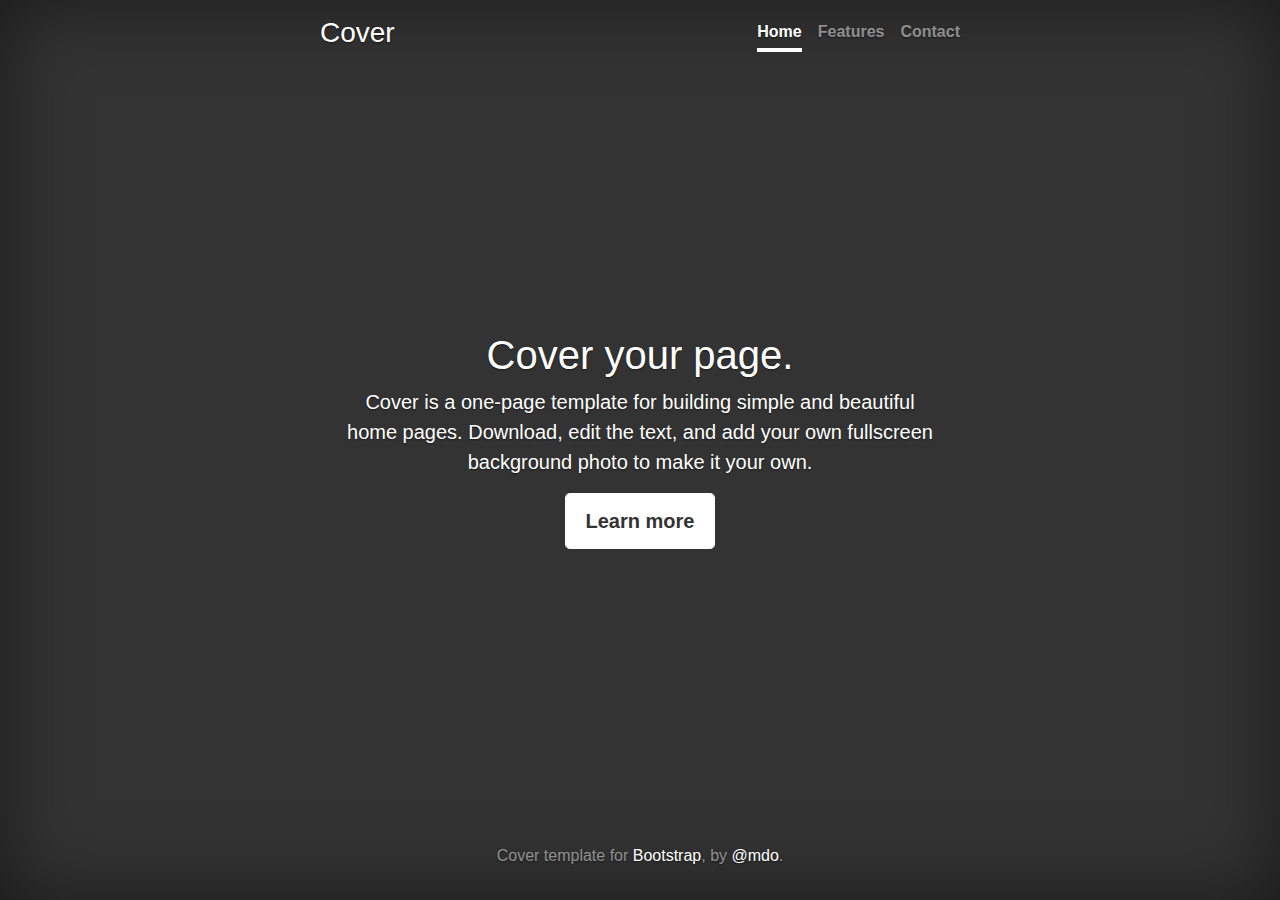
<file: bootstrap V4/docs/4.0/examples/cover/index.html>
<!doctype html>
<html lang="en">
  <head>
    <meta charset="utf-8">
    <meta name="viewport" content="width=device-width, initial-scale=1, shrink-to-fit=no">
    <meta name="description" content="">
    <meta name="author" content="">
    <link rel="icon" href="../../../../favicon.ico">

    <title>Cover Template for Bootstrap</title>

    <!-- Bootstrap core CSS -->
    <link href="../../../../dist/css/bootstrap.min.css" rel="stylesheet">

    <!-- Custom styles for this template -->
    <link href="cover.css" rel="stylesheet">
  </head>

  <body class="text-center">

    <div class="cover-container d-flex h-100 p-3 mx-auto flex-column">
      <header class="masthead mb-auto">
        <div class="inner">
          <h3 class="masthead-brand">Cover</h3>
          <nav class="nav nav-masthead justify-content-center">
            <a class="nav-link active" href="#">Home</a>
            <a class="nav-link" href="#">Features</a>
            <a class="nav-link" href="#">Contact</a>
          </nav>
        </div>
      </header>

      <main role="main" class="inner cover">
        <h1 class="cover-heading">Cover your page.</h1>
        <p class="lead">Cover is a one-page template for building simple and beautiful home pages. Download, edit the text, and add your own fullscreen background photo to make it your own.</p>
        <p class="lead">
          <a href="#" class="btn btn-lg btn-secondary">Learn more</a>
        </p>
      </main>

      <footer class="mastfoot mt-auto">
        <div class="inner">
          <p>Cover template for <a href="https://getbootstrap.com/">Bootstrap</a>, by <a href="https://twitter.com/mdo">@mdo</a>.</p>
        </div>
      </footer>
    </div>


    <!-- Bootstrap core JavaScript
    ================================================== -->
    <!-- Placed at the end of the document so the pages load faster -->
    <script src="https://code.jquery.com/jquery-3.2.1.slim.min.js" integrity="sha384-KJ3o2DKtIkvYIK3UENzmM7KCkRr/rE9/Qpg6aAZGJwFDMVNA/GpGFF93hXpG5KkN" crossorigin="anonymous"></script>
    <script>window.jQuery || document.write('<script src="../../../../assets/js/vendor/jquery-slim.min.js"><\/script>')</script>
    <script src="../../../../assets/js/vendor/popper.min.js"></script>
    <script src="../../../../dist/js/bootstrap.min.js"></script>
  </body>
</html>
</file>
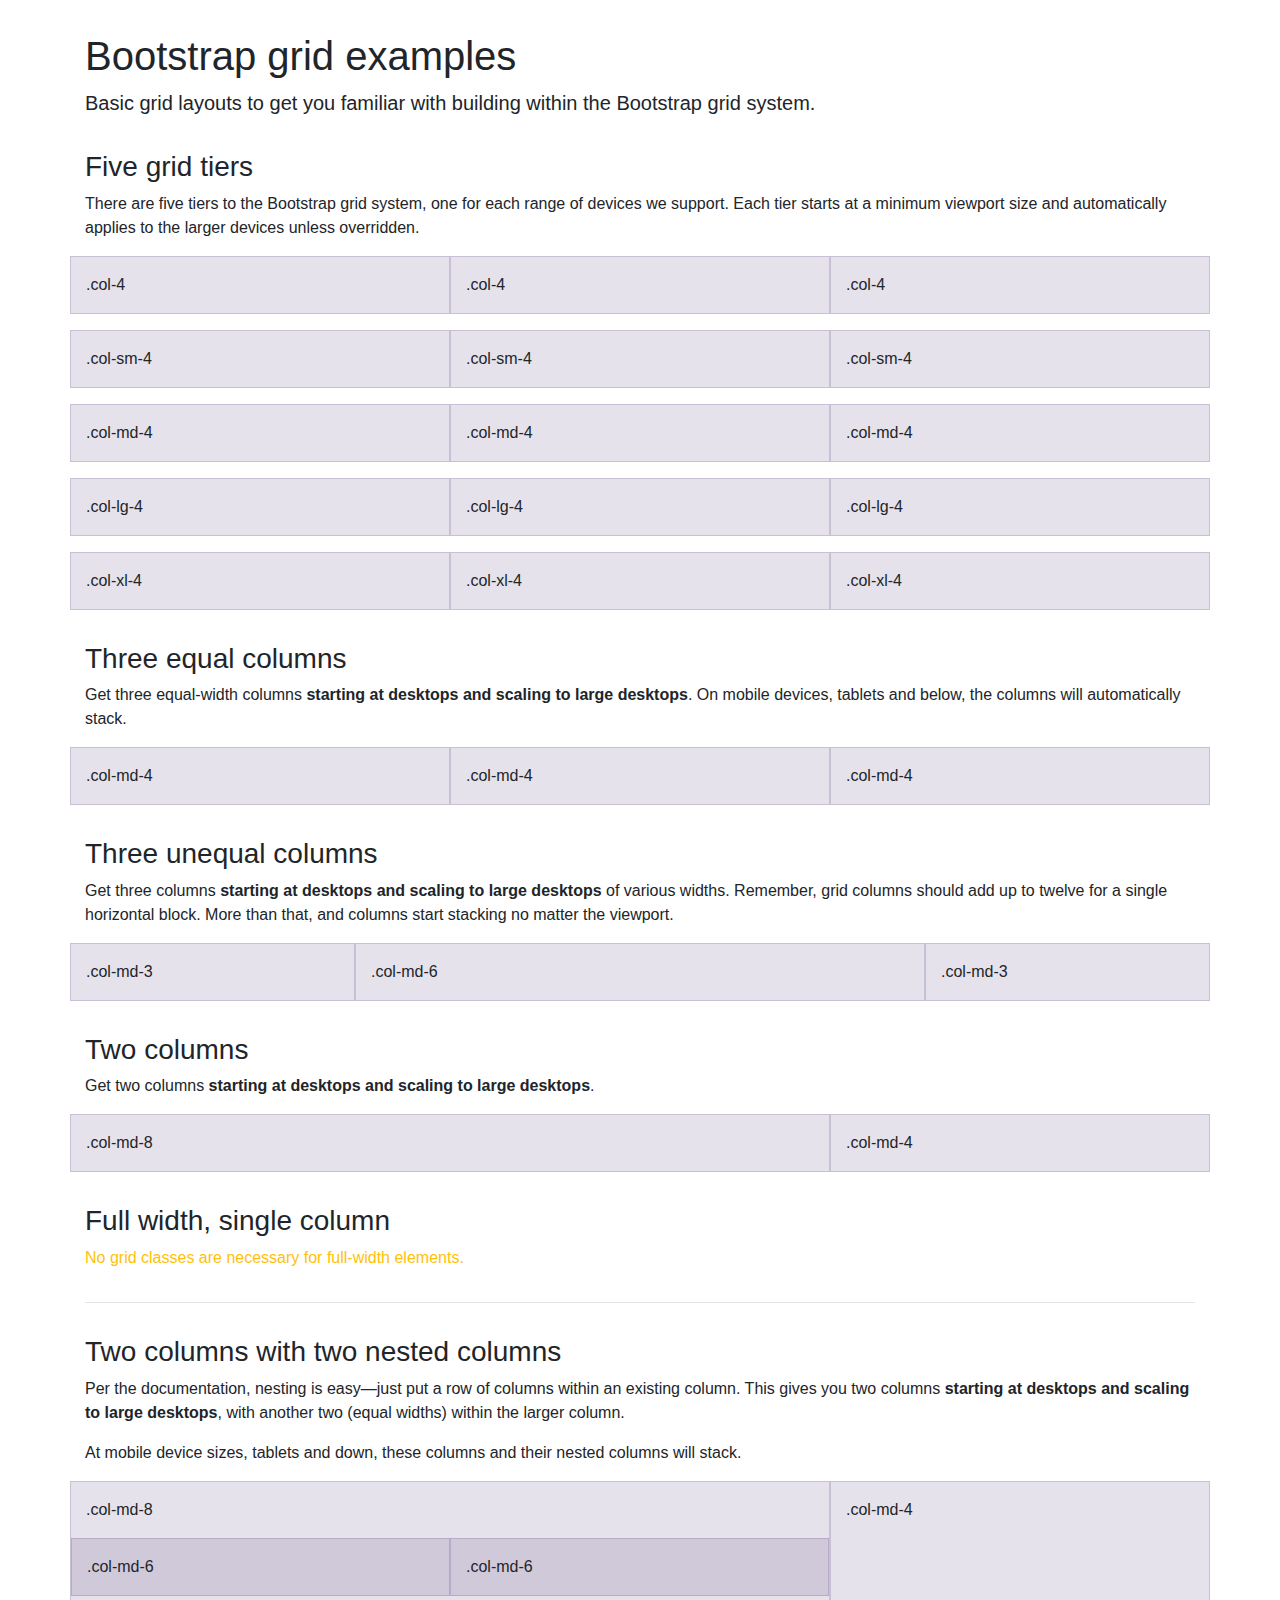
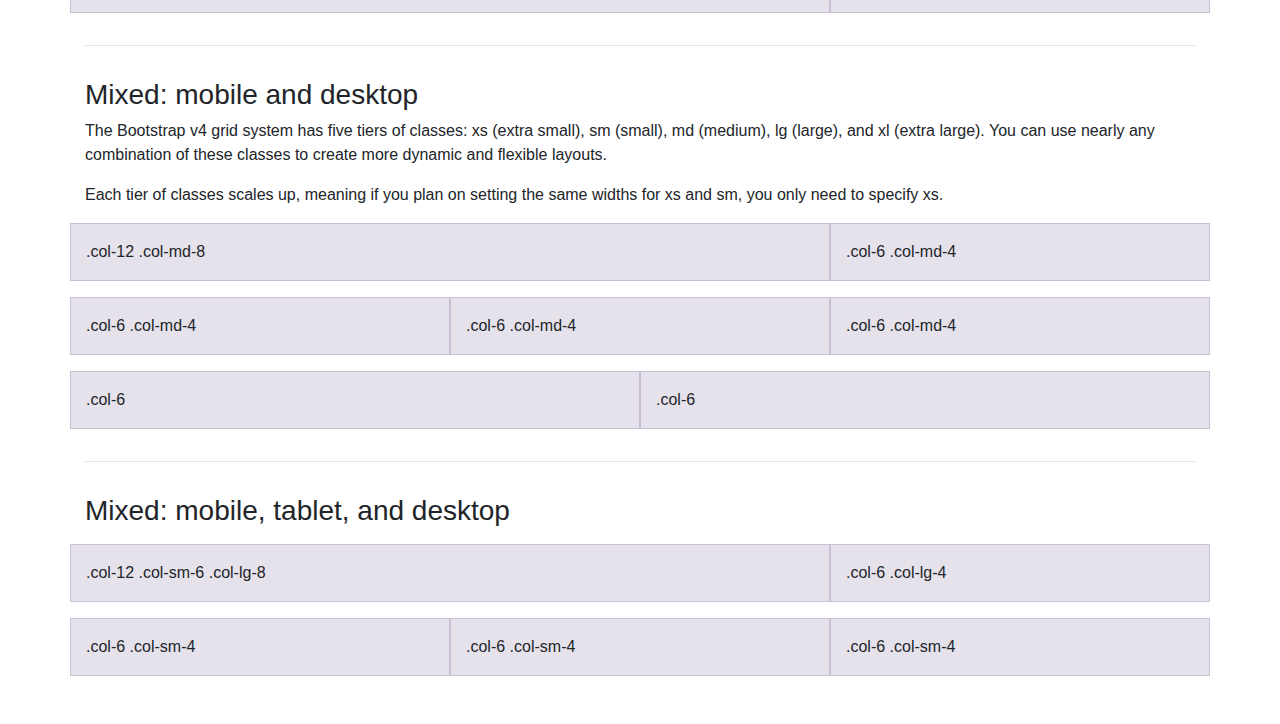
<file: bootstrap V4/docs/4.0/examples/grid/index.html>
<!doctype html>
<html lang="en">
  <head>
    <meta charset="utf-8">
    <meta name="viewport" content="width=device-width, initial-scale=1, shrink-to-fit=no">
    <meta name="description" content="">
    <meta name="author" content="">
    <link rel="icon" href="../../../../favicon.ico">

    <title>Grid Template for Bootstrap</title>

    <!-- Bootstrap core CSS -->
    <link href="../../../../dist/css/bootstrap.min.css" rel="stylesheet">

    <!-- Custom styles for this template -->
    <link href="grid.css" rel="stylesheet">
  </head>

  <body>
    <div class="container">

      <h1>Bootstrap grid examples</h1>
      <p class="lead">Basic grid layouts to get you familiar with building within the Bootstrap grid system.</p>

      <h3>Five grid tiers</h3>
      <p>There are five tiers to the Bootstrap grid system, one for each range of devices we support. Each tier starts at a minimum viewport size and automatically applies to the larger devices unless overridden.</p>

      <div class="row">
        <div class="col-4">.col-4</div>
        <div class="col-4">.col-4</div>
        <div class="col-4">.col-4</div>
      </div>

      <div class="row">
        <div class="col-sm-4">.col-sm-4</div>
        <div class="col-sm-4">.col-sm-4</div>
        <div class="col-sm-4">.col-sm-4</div>
      </div>

      <div class="row">
        <div class="col-md-4">.col-md-4</div>
        <div class="col-md-4">.col-md-4</div>
        <div class="col-md-4">.col-md-4</div>
      </div>

      <div class="row">
        <div class="col-lg-4">.col-lg-4</div>
        <div class="col-lg-4">.col-lg-4</div>
        <div class="col-lg-4">.col-lg-4</div>
      </div>

      <div class="row">
        <div class="col-xl-4">.col-xl-4</div>
        <div class="col-xl-4">.col-xl-4</div>
        <div class="col-xl-4">.col-xl-4</div>
      </div>

      <h3>Three equal columns</h3>
      <p>Get three equal-width columns <strong>starting at desktops and scaling to large desktops</strong>. On mobile devices, tablets and below, the columns will automatically stack.</p>
      <div class="row">
        <div class="col-md-4">.col-md-4</div>
        <div class="col-md-4">.col-md-4</div>
        <div class="col-md-4">.col-md-4</div>
      </div>

      <h3>Three unequal columns</h3>
      <p>Get three columns <strong>starting at desktops and scaling to large desktops</strong> of various widths. Remember, grid columns should add up to twelve for a single horizontal block. More than that, and columns start stacking no matter the viewport.</p>
      <div class="row">
        <div class="col-md-3">.col-md-3</div>
        <div class="col-md-6">.col-md-6</div>
        <div class="col-md-3">.col-md-3</div>
      </div>

      <h3>Two columns</h3>
      <p>Get two columns <strong>starting at desktops and scaling to large desktops</strong>.</p>
      <div class="row">
        <div class="col-md-8">.col-md-8</div>
        <div class="col-md-4">.col-md-4</div>
      </div>

      <h3>Full width, single column</h3>
      <p class="text-warning">No grid classes are necessary for full-width elements.</p>

      <hr>

      <h3>Two columns with two nested columns</h3>
      <p>Per the documentation, nesting is easy—just put a row of columns within an existing column. This gives you two columns <strong>starting at desktops and scaling to large desktops</strong>, with another two (equal widths) within the larger column.</p>
      <p>At mobile device sizes, tablets and down, these columns and their nested columns will stack.</p>
      <div class="row">
        <div class="col-md-8">
          .col-md-8
          <div class="row">
            <div class="col-md-6">.col-md-6</div>
            <div class="col-md-6">.col-md-6</div>
          </div>
        </div>
        <div class="col-md-4">.col-md-4</div>
      </div>

      <hr>

      <h3>Mixed: mobile and desktop</h3>
      <p>The Bootstrap v4 grid system has five tiers of classes: xs (extra small), sm (small), md (medium), lg (large), and xl (extra large). You can use nearly any combination of these classes to create more dynamic and flexible layouts.</p>
      <p>Each tier of classes scales up, meaning if you plan on setting the same widths for xs and sm, you only need to specify xs.</p>
      <div class="row">
        <div class="col-12 col-md-8">.col-12 .col-md-8</div>
        <div class="col-6 col-md-4">.col-6 .col-md-4</div>
      </div>
      <div class="row">
        <div class="col-6 col-md-4">.col-6 .col-md-4</div>
        <div class="col-6 col-md-4">.col-6 .col-md-4</div>
        <div class="col-6 col-md-4">.col-6 .col-md-4</div>
      </div>
      <div class="row">
        <div class="col-6">.col-6</div>
        <div class="col-6">.col-6</div>
      </div>

      <hr>

      <h3>Mixed: mobile, tablet, and desktop</h3>
      <p></p>
      <div class="row">
        <div class="col-12 col-sm-6 col-lg-8">.col-12 .col-sm-6 .col-lg-8</div>
        <div class="col-6 col-lg-4">.col-6 .col-lg-4</div>
      </div>
      <div class="row">
        <div class="col-6 col-sm-4">.col-6 .col-sm-4</div>
        <div class="col-6 col-sm-4">.col-6 .col-sm-4</div>
        <div class="col-6 col-sm-4">.col-6 .col-sm-4</div>
      </div>

    </div> <!-- /container -->
  </body>
</html>
</file>
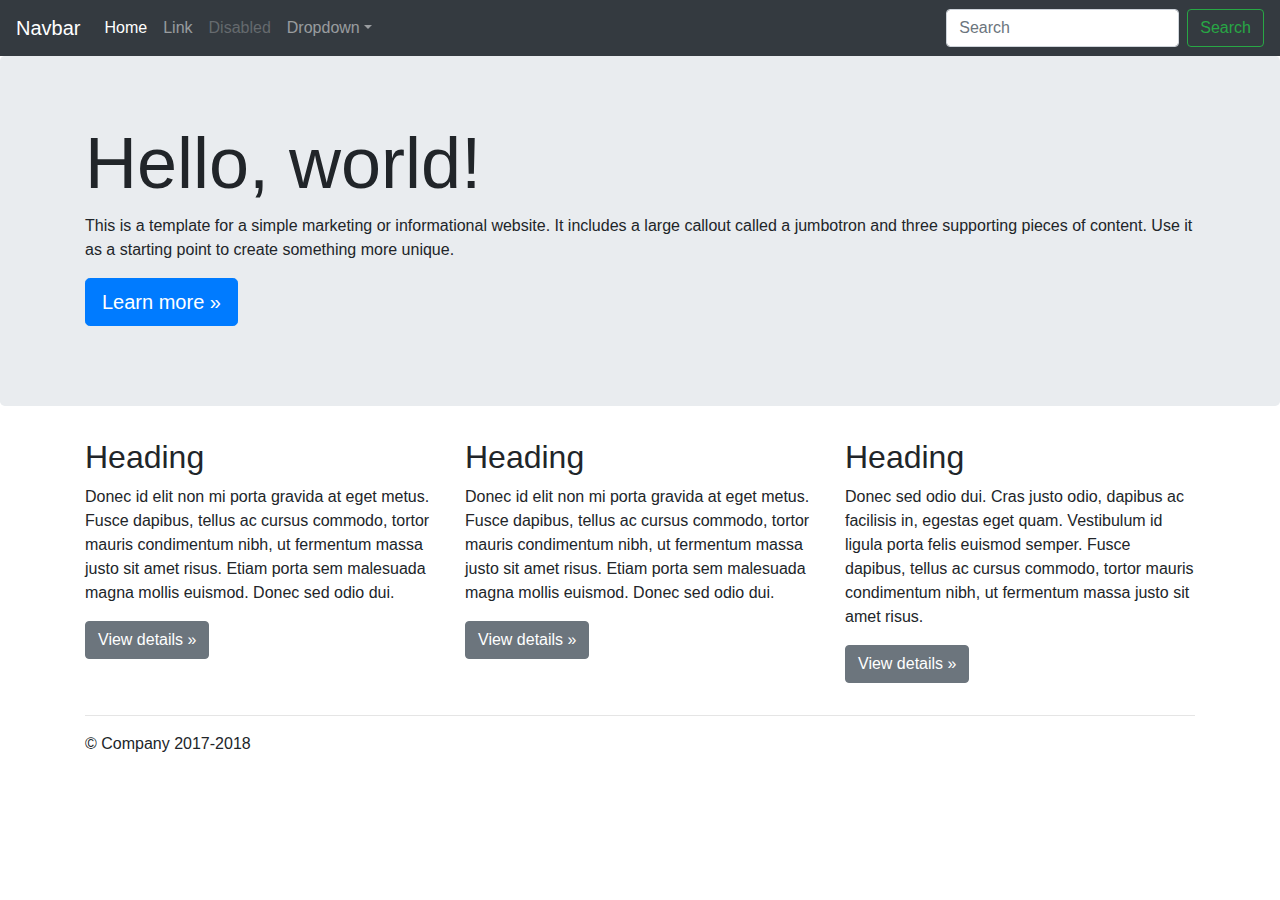
<file: bootstrap V4/docs/4.0/examples/jumbotron/index.html>
<!doctype html>
<html lang="en">
  <head>
    <meta charset="utf-8">
    <meta name="viewport" content="width=device-width, initial-scale=1, shrink-to-fit=no">
    <meta name="description" content="">
    <meta name="author" content="">
    <link rel="icon" href="../../../../favicon.ico">

    <title>Jumbotron Template for Bootstrap</title>

    <!-- Bootstrap core CSS -->
    <link href="../../../../dist/css/bootstrap.min.css" rel="stylesheet">

    <!-- Custom styles for this template -->
    <link href="jumbotron.css" rel="stylesheet">
  </head>

  <body>

    <nav class="navbar navbar-expand-md navbar-dark fixed-top bg-dark">
      <a class="navbar-brand" href="#">Navbar</a>
      <button class="navbar-toggler" type="button" data-toggle="collapse" data-target="#navbarsExampleDefault" aria-controls="navbarsExampleDefault" aria-expanded="false" aria-label="Toggle navigation">
        <span class="navbar-toggler-icon"></span>
      </button>

      <div class="collapse navbar-collapse" id="navbarsExampleDefault">
        <ul class="navbar-nav mr-auto">
          <li class="nav-item active">
            <a class="nav-link" href="#">Home <span class="sr-only">(current)</span></a>
          </li>
          <li class="nav-item">
            <a class="nav-link" href="#">Link</a>
          </li>
          <li class="nav-item">
            <a class="nav-link disabled" href="#">Disabled</a>
          </li>
          <li class="nav-item dropdown">
            <a class="nav-link dropdown-toggle" href="http://example.com" id="dropdown01" data-toggle="dropdown" aria-haspopup="true" aria-expanded="false">Dropdown</a>
            <div class="dropdown-menu" aria-labelledby="dropdown01">
              <a class="dropdown-item" href="#">Action</a>
              <a class="dropdown-item" href="#">Another action</a>
              <a class="dropdown-item" href="#">Something else here</a>
            </div>
          </li>
        </ul>
        <form class="form-inline my-2 my-lg-0">
          <input class="form-control mr-sm-2" type="text" placeholder="Search" aria-label="Search">
          <button class="btn btn-outline-success my-2 my-sm-0" type="submit">Search</button>
        </form>
      </div>
    </nav>

    <main role="main">

      <!-- Main jumbotron for a primary marketing message or call to action -->
      <div class="jumbotron">
        <div class="container">
          <h1 class="display-3">Hello, world!</h1>
          <p>This is a template for a simple marketing or informational website. It includes a large callout called a jumbotron and three supporting pieces of content. Use it as a starting point to create something more unique.</p>
          <p><a class="btn btn-primary btn-lg" href="#" role="button">Learn more &raquo;</a></p>
        </div>
      </div>

      <div class="container">
        <!-- Example row of columns -->
        <div class="row">
          <div class="col-md-4">
            <h2>Heading</h2>
            <p>Donec id elit non mi porta gravida at eget metus. Fusce dapibus, tellus ac cursus commodo, tortor mauris condimentum nibh, ut fermentum massa justo sit amet risus. Etiam porta sem malesuada magna mollis euismod. Donec sed odio dui. </p>
            <p><a class="btn btn-secondary" href="#" role="button">View details &raquo;</a></p>
          </div>
          <div class="col-md-4">
            <h2>Heading</h2>
            <p>Donec id elit non mi porta gravida at eget metus. Fusce dapibus, tellus ac cursus commodo, tortor mauris condimentum nibh, ut fermentum massa justo sit amet risus. Etiam porta sem malesuada magna mollis euismod. Donec sed odio dui. </p>
            <p><a class="btn btn-secondary" href="#" role="button">View details &raquo;</a></p>
          </div>
          <div class="col-md-4">
            <h2>Heading</h2>
            <p>Donec sed odio dui. Cras justo odio, dapibus ac facilisis in, egestas eget quam. Vestibulum id ligula porta felis euismod semper. Fusce dapibus, tellus ac cursus commodo, tortor mauris condimentum nibh, ut fermentum massa justo sit amet risus.</p>
            <p><a class="btn btn-secondary" href="#" role="button">View details &raquo;</a></p>
          </div>
        </div>

        <hr>

      </div> <!-- /container -->

    </main>

    <footer class="container">
      <p>&copy; Company 2017-2018</p>
    </footer>

    <!-- Bootstrap core JavaScript
    ================================================== -->
    <!-- Placed at the end of the document so the pages load faster -->
    <script src="https://code.jquery.com/jquery-3.2.1.slim.min.js" integrity="sha384-KJ3o2DKtIkvYIK3UENzmM7KCkRr/rE9/Qpg6aAZGJwFDMVNA/GpGFF93hXpG5KkN" crossorigin="anonymous"></script>
    <script>window.jQuery || document.write('<script src="../../../../assets/js/vendor/jquery-slim.min.js"><\/script>')</script>
    <script src="../../../../assets/js/vendor/popper.min.js"></script>
    <script src="../../../../dist/js/bootstrap.min.js"></script>
  </body>
</html>
</file>
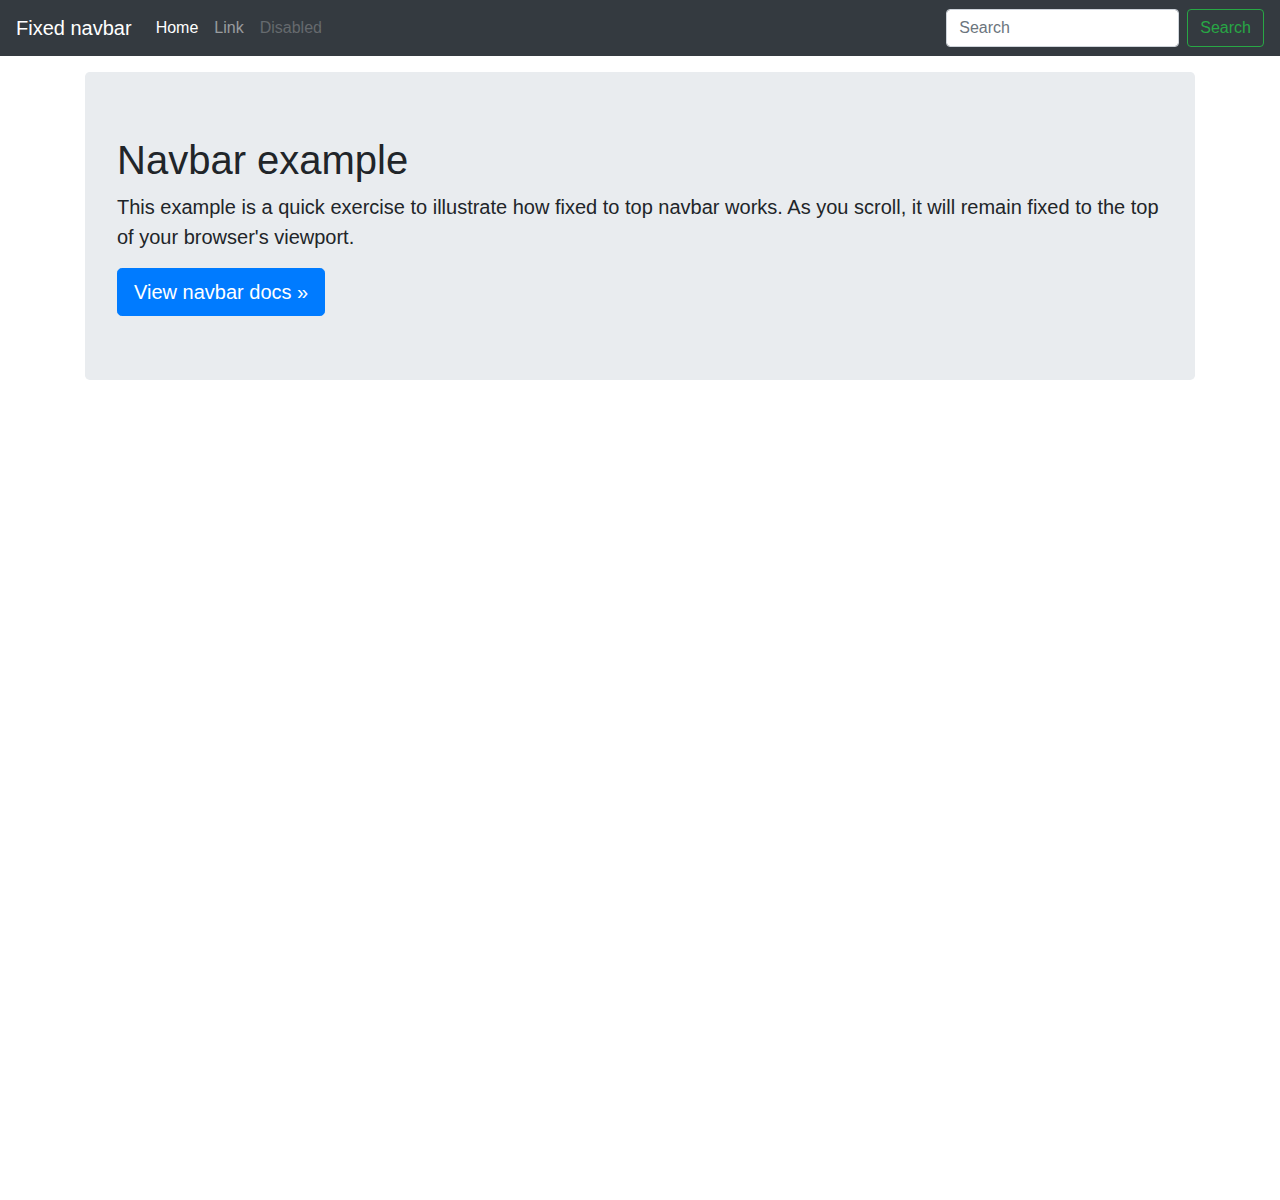
<file: bootstrap V4/docs/4.0/examples/navbar-fixed/index.html>
<!doctype html>
<html lang="en">
  <head>
    <meta charset="utf-8">
    <meta name="viewport" content="width=device-width, initial-scale=1, shrink-to-fit=no">
    <meta name="description" content="">
    <meta name="author" content="">
    <link rel="icon" href="../../../../favicon.ico">

    <title>Fixed top navbar example for Bootstrap</title>

    <!-- Bootstrap core CSS -->
    <link href="../../../../dist/css/bootstrap.min.css" rel="stylesheet">

    <!-- Custom styles for this template -->
    <link href="navbar-top-fixed.css" rel="stylesheet">
  </head>

  <body>

    <nav class="navbar navbar-expand-md navbar-dark fixed-top bg-dark">
      <a class="navbar-brand" href="#">Fixed navbar</a>
      <button class="navbar-toggler" type="button" data-toggle="collapse" data-target="#navbarCollapse" aria-controls="navbarCollapse" aria-expanded="false" aria-label="Toggle navigation">
        <span class="navbar-toggler-icon"></span>
      </button>
      <div class="collapse navbar-collapse" id="navbarCollapse">
        <ul class="navbar-nav mr-auto">
          <li class="nav-item active">
            <a class="nav-link" href="#">Home <span class="sr-only">(current)</span></a>
          </li>
          <li class="nav-item">
            <a class="nav-link" href="#">Link</a>
          </li>
          <li class="nav-item">
            <a class="nav-link disabled" href="#">Disabled</a>
          </li>
        </ul>
        <form class="form-inline mt-2 mt-md-0">
          <input class="form-control mr-sm-2" type="text" placeholder="Search" aria-label="Search">
          <button class="btn btn-outline-success my-2 my-sm-0" type="submit">Search</button>
        </form>
      </div>
    </nav>

    <main role="main" class="container">
      <div class="jumbotron">
        <h1>Navbar example</h1>
        <p class="lead">This example is a quick exercise to illustrate how fixed to top navbar works. As you scroll, it will remain fixed to the top of your browser's viewport.</p>
        <a class="btn btn-lg btn-primary" href="../../components/navbar/" role="button">View navbar docs &raquo;</a>
      </div>
    </main>

    <!-- Bootstrap core JavaScript
    ================================================== -->
    <!-- Placed at the end of the document so the pages load faster -->
    <script src="https://code.jquery.com/jquery-3.2.1.slim.min.js" integrity="sha384-KJ3o2DKtIkvYIK3UENzmM7KCkRr/rE9/Qpg6aAZGJwFDMVNA/GpGFF93hXpG5KkN" crossorigin="anonymous"></script>
    <script>window.jQuery || document.write('<script src="../../../../assets/js/vendor/jquery-slim.min.js"><\/script>')</script>
    <script src="../../../../assets/js/vendor/popper.min.js"></script>
    <script src="../../../../dist/js/bootstrap.min.js"></script>
  </body>
</html>
</file>
<file: bootstrap V4/docs/4.0/examples/album/album.css>
:root {
  --jumbotron-padding-y: 3rem;
}

.jumbotron {
  padding-top: var(--jumbotron-padding-y);
  padding-bottom: var(--jumbotron-padding-y);
  margin-bottom: 0;
  background-color: #fff;
}
@media (min-width: 768px) {
  .jumbotron {
    padding-top: calc(var(--jumbotron-padding-y) * 2);
    padding-bottom: calc(var(--jumbotron-padding-y) * 2);
  }
}

.jumbotron p:last-child {
  margin-bottom: 0;
}

.jumbotron-heading {
  font-weight: 300;
}

.jumbotron .container {
  max-width: 40rem;
}

footer {
  padding-top: 3rem;
  padding-bottom: 3rem;
}

footer p {
  margin-bottom: .25rem;
}

.box-shadow { box-shadow: 0 .25rem .75rem rgba(0, 0, 0, .05); }
</file>
<file: bootstrap V4/docs/4.0/examples/blog/blog.css>
/* stylelint-disable selector-list-comma-newline-after */

.blog-header {
  line-height: 1;
  border-bottom: 1px solid #e5e5e5;
}

.blog-header-logo {
  font-family: "Playfair Display", Georgia, "Times New Roman", serif;
  font-size: 2.25rem;
}

.blog-header-logo:hover {
  text-decoration: none;
}

h1, h2, h3, h4, h5, h6 {
  font-family: "Playfair Display", Georgia, "Times New Roman", serif;
}

.display-4 {
  font-size: 2.5rem;
}
@media (min-width: 768px) {
  .display-4 {
    font-size: 3rem;
  }
}

.nav-scroller {
  position: relative;
  z-index: 2;
  height: 2.75rem;
  overflow-y: hidden;
}

.nav-scroller .nav {
  display: -webkit-box;
  display: -ms-flexbox;
  display: flex;
  -ms-flex-wrap: nowrap;
  flex-wrap: nowrap;
  padding-bottom: 1rem;
  margin-top: -1px;
  overflow-x: auto;
  text-align: center;
  white-space: nowrap;
  -webkit-overflow-scrolling: touch;
}

.nav-scroller .nav-link {
  padding-top: .75rem;
  padding-bottom: .75rem;
  font-size: .875rem;
}

.card-img-right {
  height: 100%;
  border-radius: 0 3px 3px 0;
}

.flex-auto {
  -ms-flex: 0 0 auto;
  -webkit-box-flex: 0;
  flex: 0 0 auto;
}

.h-250 { height: 250px; }
@media (min-width: 768px) {
  .h-md-250 { height: 250px; }
}

.border-top { border-top: 1px solid #e5e5e5; }
.border-bottom { border-bottom: 1px solid #e5e5e5; }

.box-shadow { box-shadow: 0 .25rem .75rem rgba(0, 0, 0, .05); }

/*
 * Blog name and description
 */
.blog-title {
  margin-bottom: 0;
  font-size: 2rem;
  font-weight: 400;
}
.blog-description {
  font-size: 1.1rem;
  color: #999;
}

@media (min-width: 40em) {
  .blog-title {
    font-size: 3.5rem;
  }
}

/* Pagination */
.blog-pagination {
  margin-bottom: 4rem;
}
.blog-pagination > .btn {
  border-radius: 2rem;
}

/*
 * Blog posts
 */
.blog-post {
  margin-bottom: 4rem;
}
.blog-post-title {
  margin-bottom: .25rem;
  font-size: 2.5rem;
}
.blog-post-meta {
  margin-bottom: 1.25rem;
  color: #999;
}

/*
 * Footer
 */
.blog-footer {
  padding: 2.5rem 0;
  color: #999;
  text-align: center;
  background-color: #f9f9f9;
  border-top: .05rem solid #e5e5e5;
}
.blog-footer p:last-child {
  margin-bottom: 0;
}
</file>
<file: bootstrap V4/docs/4.0/examples/carousel/carousel.css>
/* GLOBAL STYLES
-------------------------------------------------- */
/* Padding below the footer and lighter body text */

body {
  padding-top: 3rem;
  padding-bottom: 3rem;
  color: #5a5a5a;
}


/* CUSTOMIZE THE CAROUSEL
-------------------------------------------------- */

/* Carousel base class */
.carousel {
  margin-bottom: 4rem;
}
/* Since positioning the image, we need to help out the caption */
.carousel-caption {
  bottom: 3rem;
  z-index: 10;
}

/* Declare heights because of positioning of img element */
.carousel-item {
  height: 32rem;
  background-color: #777;
}
.carousel-item > img {
  position: absolute;
  top: 0;
  left: 0;
  min-width: 100%;
  height: 32rem;
}


/* MARKETING CONTENT
-------------------------------------------------- */

/* Center align the text within the three columns below the carousel */
.marketing .col-lg-4 {
  margin-bottom: 1.5rem;
  text-align: center;
}
.marketing h2 {
  font-weight: 400;
}
.marketing .col-lg-4 p {
  margin-right: .75rem;
  margin-left: .75rem;
}


/* Featurettes
------------------------- */

.featurette-divider {
  margin: 5rem 0; /* Space out the Bootstrap <hr> more */
}

/* Thin out the marketing headings */
.featurette-heading {
  font-weight: 300;
  line-height: 1;
  letter-spacing: -.05rem;
}


/* RESPONSIVE CSS
-------------------------------------------------- */

@media (min-width: 40em) {
  /* Bump up size of carousel content */
  .carousel-caption p {
    margin-bottom: 1.25rem;
    font-size: 1.25rem;
    line-height: 1.4;
  }

  .featurette-heading {
    font-size: 50px;
  }
}

@media (min-width: 62em) {
  .featurette-heading {
    margin-top: 7rem;
  }
}
</file>
<file: bootstrap V4/docs/4.0/examples/cover/cover.css>
/*
 * Globals
 */

/* Links */
a,
a:focus,
a:hover {
  color: #fff;
}

/* Custom default button */
.btn-secondary,
.btn-secondary:hover,
.btn-secondary:focus {
  color: #333;
  text-shadow: none; /* Prevent inheritance from `body` */
  background-color: #fff;
  border: .05rem solid #fff;
}


/*
 * Base structure
 */

html,
body {
  height: 100%;
  background-color: #333;
}

body {
  display: -ms-flexbox;
  display: -webkit-box;
  display: flex;
  -ms-flex-pack: center;
  -webkit-box-pack: center;
  justify-content: center;
  color: #fff;
  text-shadow: 0 .05rem .1rem rgba(0, 0, 0, .5);
  box-shadow: inset 0 0 5rem rgba(0, 0, 0, .5);
}

.cover-container {
  max-width: 42em;
}


/*
 * Header
 */
.masthead {
  margin-bottom: 2rem;
}

.masthead-brand {
  margin-bottom: 0;
}

.nav-masthead .nav-link {
  padding: .25rem 0;
  font-weight: 700;
  color: rgba(255, 255, 255, .5);
  background-color: transparent;
  border-bottom: .25rem solid transparent;
}

.nav-masthead .nav-link:hover,
.nav-masthead .nav-link:focus {
  border-bottom-color: rgba(255, 255, 255, .25);
}

.nav-masthead .nav-link + .nav-link {
  margin-left: 1rem;
}

.nav-masthead .active {
  color: #fff;
  border-bottom-color: #fff;
}

@media (min-width: 48em) {
  .masthead-brand {
    float: left;
  }
  .nav-masthead {
    float: right;
  }
}


/*
 * Cover
 */
.cover {
  padding: 0 1.5rem;
}
.cover .btn-lg {
  padding: .75rem 1.25rem;
  font-weight: 700;
}


/*
 * Footer
 */
.mastfoot {
  color: rgba(255, 255, 255, .5);
}
</file>
<file: bootstrap V4/docs/4.0/examples/grid/grid.css>
body {
  padding-top: 2rem;
  padding-bottom: 2rem;
}

h3 {
  margin-top: 2rem;
}

.row {
  margin-bottom: 1rem;
}
.row .row {
  margin-top: 1rem;
  margin-bottom: 0;
}
[class*="col-"] {
  padding-top: 1rem;
  padding-bottom: 1rem;
  background-color: rgba(86, 61, 124, .15);
  border: 1px solid rgba(86, 61, 124, .2);
}

hr {
  margin-top: 2rem;
  margin-bottom: 2rem;
}
</file>
<file: bootstrap V4/docs/4.0/examples/jumbotron/jumbotron.css>
/* Move down content because we have a fixed navbar that is 3.5rem tall */
body {
  padding-top: 3.5rem;
}
</file>
<file: bootstrap V4/docs/4.0/examples/navbar-fixed/navbar-top-fixed.css>
/* Show it is fixed to the top */
body {
  min-height: 75rem;
  padding-top: 4.5rem;
}
</file>
<file: bootstrap V4/js/tests/vendor/qunit.css>
/*!
 * QUnit 2.4.1
 * https://qunitjs.com/
 *
 * Copyright jQuery Foundation and other contributors
 * Released under the MIT license
 * https://jquery.org/license
 *
 * Date: 2017-10-22T05:12Z
 */

/** Font Family and Sizes */

#qunit-tests, #qunit-header, #qunit-banner, #qunit-testrunner-toolbar, #qunit-filteredTest, #qunit-userAgent, #qunit-testresult {
	font-family: "Helvetica Neue Light", "HelveticaNeue-Light", "Helvetica Neue", Calibri, Helvetica, Arial, sans-serif;
}

#qunit-testrunner-toolbar, #qunit-filteredTest, #qunit-userAgent, #qunit-testresult, #qunit-tests li { font-size: small; }
#qunit-tests { font-size: smaller; }


/** Resets */

#qunit-tests, #qunit-header, #qunit-banner, #qunit-filteredTest, #qunit-userAgent, #qunit-testresult, #qunit-modulefilter {
	margin: 0;
	padding: 0;
}


/** Header (excluding toolbar) */

#qunit-header {
	padding: 0.5em 0 0.5em 1em;

	color: #8699A4;
	background-color: #0D3349;

	font-size: 1.5em;
	line-height: 1em;
	font-weight: 400;

	border-radius: 5px 5px 0 0;
}

#qunit-header a {
	text-decoration: none;
	color: #C2CCD1;
}

#qunit-header a:hover,
#qunit-header a:focus {
	color: #FFF;
}

#qunit-banner {
	height: 5px;
}

#qunit-filteredTest {
	padding: 0.5em 1em 0.5em 1em;
	color: #366097;
	background-color: #F4FF77;
}

#qunit-userAgent {
	padding: 0.5em 1em 0.5em 1em;
	color: #FFF;
	background-color: #2B81AF;
	text-shadow: rgba(0, 0, 0, 0.5) 2px 2px 1px;
}


/** Toolbar */

#qunit-testrunner-toolbar {
	padding: 0.5em 1em 0.5em 1em;
	color: #5E740B;
	background-color: #EEE;
}

#qunit-testrunner-toolbar .clearfix {
	height: 0;
	clear: both;
}

#qunit-testrunner-toolbar label {
	display: inline-block;
}

#qunit-testrunner-toolbar input[type=checkbox],
#qunit-testrunner-toolbar input[type=radio] {
	margin: 3px;
	vertical-align: -2px;
}

#qunit-testrunner-toolbar input[type=text] {
	box-sizing: border-box;
	height: 1.6em;
}

.qunit-url-config,
.qunit-filter,
#qunit-modulefilter {
	display: inline-block;
	line-height: 2.1em;
}

.qunit-filter,
#qunit-modulefilter {
	float: right;
	position: relative;
	margin-left: 1em;
}

.qunit-url-config label {
	margin-right: 0.5em;
}

#qunit-modulefilter-search {
	box-sizing: border-box;
	width: 400px;
}

#qunit-modulefilter-search-container:after {
	position: absolute;
	right: 0.3em;
	content: "\25bc";
	color: black;
}

#qunit-modulefilter-dropdown {
	/* align with #qunit-modulefilter-search */
	box-sizing: border-box;
	width: 400px;
	position: absolute;
	right: 0;
	top: 50%;
	margin-top: 0.8em;

	border: 1px solid #D3D3D3;
	border-top: none;
	border-radius: 0 0 .25em .25em;
	color: #000;
	background-color: #F5F5F5;
	z-index: 99;
}

#qunit-modulefilter-dropdown a {
	color: inherit;
	text-decoration: none;
}

#qunit-modulefilter-dropdown .clickable.checked {
	font-weight: bold;
	color: #000;
	background-color: #D2E0E6;
}

#qunit-modulefilter-dropdown .clickable:hover {
	color: #FFF;
	background-color: #0D3349;
}

#qunit-modulefilter-actions {
	display: block;
	overflow: auto;

	/* align with #qunit-modulefilter-dropdown-list */
	font: smaller/1.5em sans-serif;
}

#qunit-modulefilter-dropdown #qunit-modulefilter-actions > * {
	box-sizing: border-box;
	max-height: 2.8em;
	display: block;
	padding: 0.4em;
}

#qunit-modulefilter-dropdown #qunit-modulefilter-actions > button {
	float: right;
	font: inherit;
}

#qunit-modulefilter-dropdown #qunit-modulefilter-actions > :last-child {
	/* insert padding to align with checkbox margins */
	padding-left: 3px;
}

#qunit-modulefilter-dropdown-list {
	max-height: 200px;
	overflow-y: auto;
	margin: 0;
	border-top: 2px groove threedhighlight;
	padding: 0.4em 0 0;
	font: smaller/1.5em sans-serif;
}

#qunit-modulefilter-dropdown-list li {
	white-space: nowrap;
	overflow: hidden;
	text-overflow: ellipsis;
}

#qunit-modulefilter-dropdown-list .clickable {
	display: block;
	padding-left: 0.15em;
}


/** Tests: Pass/Fail */

#qunit-tests {
	list-style-position: inside;
}

#qunit-tests li {
	padding: 0.4em 1em 0.4em 1em;
	border-bottom: 1px solid #FFF;
	list-style-position: inside;
}

#qunit-tests > li {
	display: none;
}

#qunit-tests li.running,
#qunit-tests li.pass,
#qunit-tests li.fail,
#qunit-tests li.skipped,
#qunit-tests li.aborted {
	display: list-item;
}

#qunit-tests.hidepass {
	position: relative;
}

#qunit-tests.hidepass li.running,
#qunit-tests.hidepass li.pass:not(.todo) {
	visibility: hidden;
	position: absolute;
	width:   0;
	height:  0;
	padding: 0;
	border:  0;
	margin:  0;
}

#qunit-tests li strong {
	cursor: pointer;
}

#qunit-tests li.skipped strong {
	cursor: default;
}

#qunit-tests li a {
	padding: 0.5em;
	color: #C2CCD1;
	text-decoration: none;
}

#qunit-tests li p a {
	padding: 0.25em;
	color: #6B6464;
}
#qunit-tests li a:hover,
#qunit-tests li a:focus {
	color: #000;
}

#qunit-tests li .runtime {
	float: right;
	font-size: smaller;
}

.qunit-assert-list {
	margin-top: 0.5em;
	padding: 0.5em;

	background-color: #FFF;

	border-radius: 5px;
}

.qunit-source {
	margin: 0.6em 0 0.3em;
}

.qunit-collapsed {
	display: none;
}

#qunit-tests table {
	border-collapse: collapse;
	margin-top: 0.2em;
}

#qunit-tests th {
	text-align: right;
	vertical-align: top;
	padding: 0 0.5em 0 0;
}

#qunit-tests td {
	vertical-align: top;
}

#qunit-tests pre {
	margin: 0;
	white-space: pre-wrap;
	word-wrap: break-word;
}

#qunit-tests del {
	color: #374E0C;
	background-color: #E0F2BE;
	text-decoration: none;
}

#qunit-tests ins {
	color: #500;
	background-color: #FFCACA;
	text-decoration: none;
}

/*** Test Counts */

#qunit-tests b.counts                       { color: #000; }
#qunit-tests b.passed                       { color: #5E740B; }
#qunit-tests b.failed                       { color: #710909; }

#qunit-tests li li {
	padding: 5px;
	background-color: #FFF;
	border-bottom: none;
	list-style-position: inside;
}

/*** Passing Styles */

#qunit-tests li li.pass {
	color: #3C510C;
	background-color: #FFF;
	border-left: 10px solid #C6E746;
}

#qunit-tests .pass                          { color: #528CE0; background-color: #D2E0E6; }
#qunit-tests .pass .test-name               { color: #366097; }

#qunit-tests .pass .test-actual,
#qunit-tests .pass .test-expected           { color: #999; }

#qunit-banner.qunit-pass                    { background-color: #C6E746; }

/*** Failing Styles */

#qunit-tests li li.fail {
	color: #710909;
	background-color: #FFF;
	border-left: 10px solid #EE5757;
	white-space: pre;
}

#qunit-tests > li:last-child {
	border-radius: 0 0 5px 5px;
}

#qunit-tests .fail                          { color: #000; background-color: #EE5757; }
#qunit-tests .fail .test-name,
#qunit-tests .fail .module-name             { color: #000; }

#qunit-tests .fail .test-actual             { color: #EE5757; }
#qunit-tests .fail .test-expected           { color: #008000; }

#qunit-banner.qunit-fail                    { background-color: #EE5757; }


/*** Aborted tests */
#qunit-tests .aborted { color: #000; background-color: orange; }
/*** Skipped tests */

#qunit-tests .skipped {
	background-color: #EBECE9;
}

#qunit-tests .qunit-todo-label,
#qunit-tests .qunit-skipped-label {
	background-color: #F4FF77;
	display: inline-block;
	font-style: normal;
	color: #366097;
	line-height: 1.8em;
	padding: 0 0.5em;
	margin: -0.4em 0.4em -0.4em 0;
}

#qunit-tests .qunit-todo-label {
	background-color: #EEE;
}

/** Result */

#qunit-testresult {
	color: #2B81AF;
	background-color: #D2E0E6;

	border-bottom: 1px solid #FFF;
}
#qunit-testresult .clearfix {
	height: 0;
	clear: both;
}
#qunit-testresult .module-name {
	font-weight: 700;
}
#qunit-testresult-display {
	padding: 0.5em 1em 0.5em 1em;
	width: 85%;
	float:left;
}
#qunit-testresult-controls {
	padding: 0.5em 1em 0.5em 1em;
  width: 10%;
	float:left;
}

/** Fixture */

#qunit-fixture {
	position: absolute;
	top: -10000px;
	left: -10000px;
	width: 1000px;
	height: 1000px;
}
</file>
